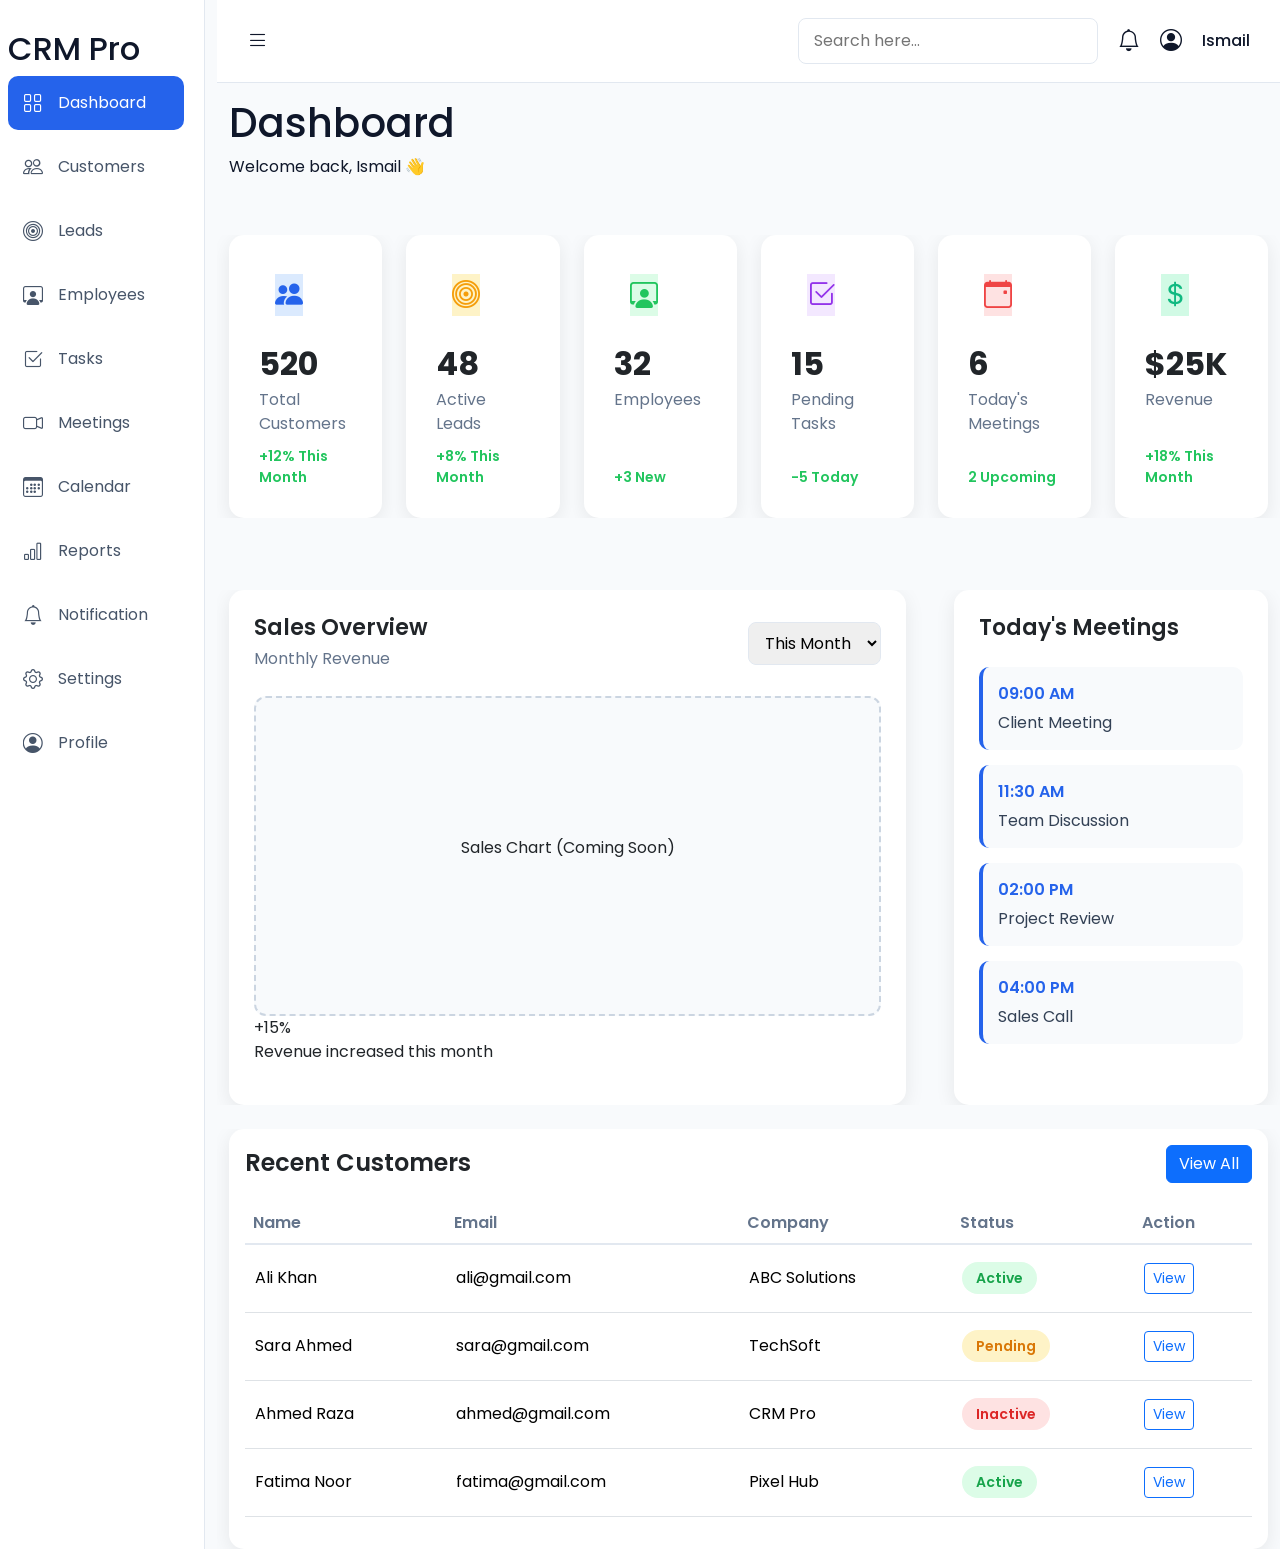
<file: index.html>
<!DOCTYPE html>
<html lang="en">

<head>
    <meta charset="UTF-8">
    <meta name="viewport" content="width=device-width, initial-scale=1.0">
    <title>Document</title>

    <!-- Booststrap icon -->
    <link rel="stylesheet" href="https://cdn.jsdelivr.net/npm/bootstrap-icons@1.13.1/font/bootstrap-icons.min.css">

    <!-- Bootstrap -->
    <link rel="stylesheet" href="https://cdn.jsdelivr.net/npm/bootstrap@5.3.8/dist/css/bootstrap.min.css">

    <!-- my css -->
    <link rel="stylesheet" href="CSS/style.css">


</head>

<body>

    <!-- SliderBar and Navbar -->
    <div class="container-fluid">

        <div class="row">

            <div class="col-lg-2 sidebar">

                <div class="side-bar-logo">
                    <h2>CRM Pro</h2>
                </div>

                <!-- sidebar navigation -->
                <ul class="sidebar-navigation">


                    <li>
                        <a href="index.html" class="active">
                            <i class="bi bi-grid "></i>
                            <span>Dashboard</span>
                        </a>

                    </li>

                    <li>
                        <a href="Pages/customer.html">
                            <i class="bi bi-people"></i>
                            <span>Customers</span>
                        </a>
                    </li>

                    <li>
                        <a href="Pages/leads.html">
                            <i class="bi bi-bullseye"></i>
                            <span>Leads</span>
                        </a>
                    </li>

                    <li>

                        <a href="Pages/employee.html">
                            <i class="bi bi-person-workspace"></i>
                            <span>Employees</span>
                        </a>


                    </li>

                    <li>

                        <a href="Pages/tasks.html">
                            <i class="bi bi-check2-square"></i>
                            <span>Tasks</span>
                        </a>

                    </li>

                    <li>

                        <a href="Pages/meeting.html">
                            <i class="bi bi-camera-video"></i>
                            <span>Meetings</span>
                        </a>

                    </li>

                    <li>
                        <a href="Pages/calender.html">
                            <i class="bi bi-calendar3"></i>
                            <span>Calendar</span>
                        </a>
                    </li>

                    <li>

                        </i> <a href="Pages/reports.html">
                            <i class="bi bi-bar-chart"></i>
                            <span>Reports</span>
                        </a>

                    </li>

                    <li>

                        <a href="Pages/notification.html">
                            <i class="bi bi-bell"></i>
                            <span>Notification</span>
                        </a>

                    </li>

                    <li>

                        <a href="Pages/setting.html">
                            <i class="bi bi-gear"></i>
                            <span>Settings</span>
                        </a>

                    </li>

                    <li>

                        <a href="Pages/profile.html">
                            <i class="bi bi-person-circle"></i>
                            <span>Profile</span>
                        </a>

                    </li>

                </ul>


            </div>


            <!-- Main Content -->
            <div class="col-lg-10 main-content">

                <!-- navbar -->
                <nav class="top-navbar">

                    <!-- toggle -->
                    <div class="navbar-left">
                        <i class="bi bi-list bell-icon"></i>
                    </div>


                    <div class="navbar-right">

                        <!-- Search Box -->
                        <input class="nav-search" type="search" placeholder="Search here...">

                        <!-- notification icon -->
                        <i class="bi bi-bell"></i>

                        <!-- profile -->
                        <i class="bi bi-person-circle"></i>
                        <span class="profile-name">Ismail</span>

                    </div>



                </nav>

                <main>

                    <div class="container">
                        <!-- header -->
                        <header class="mt-3">

                            <h1>Dashboard</h1>
                            <p>Welcome back, Ismail 👋</p>

                        </header>

                        <!-- stats section -->
                        <div class="row g-4 mt-3">

                            <!-- card 1 -->
                            <div class="col-6 col-lg-2">

                                <div class="card stats-card h-100">

                                    <div class="card-icon">
                                        <i class="bi bi-people-fill customer-icon"></i>
                                    </div>

                                    <h2 class="stats-number">
                                        520
                                    </h2>

                                    <p class="stats-title">
                                        Total Customers
                                    </p>

                                    <span class="stats-growth mt-auto">
                                        +12% This Month
                                    </span>

                                </div>

                            </div>

                            <!-- card 2 -->
                            <div class="col-6 col-lg-2">

                                <div class="card stats-card h-100">

                                    <div class="card-icon">
                                        <i class="bi bi-bullseye leads-icon"></i>
                                    </div>

                                    <h2 class="stats-number">48</h2>

                                    <p class="stats-title">Active Leads</p>

                                    <span class="stats-growth mt-auto">+8% This Month</span>

                                </div>

                            </div>

                            <!-- card 3 -->
                            <div class="col-6 col-lg-2">

                                <div class="card stats-card h-100">

                                    <div class="card-icon">
                                        <i class="bi bi-person-workspace employee-icon"></i>
                                    </div>

                                    <h2 class="stats-number">32</h2>

                                    <p class="stats-title">Employees</p>

                                    <span class="stats-growth mt-auto">+3 New</span>

                                </div>

                            </div>

                            <!-- card 4 -->
                            <div class="col-6 col-lg-2">

                                <div class="card stats-card h-100">

                                    <div class="card-icon">
                                        <i class="bi bi-check2-square task-icon"></i>
                                    </div>

                                    <h2 class="stats-number">15</h2>

                                    <p class="stats-title">Pending Tasks</p>

                                    <span class="stats-growth mt-auto">-5 Today</span>

                                </div>

                            </div>

                            <!-- card 5 -->
                            <div class="col-6 col-lg-2">

                                <div class="card stats-card h-100">

                                    <div class="card-icon">
                                        <i class="bi bi-calendar-event meeting-icon"></i>
                                    </div>

                                    <h2 class="stats-number">6</h2>

                                    <p class="stats-title">Today's Meetings</p>

                                    <span class="stats-growth mt-auto">2 Upcoming</span>

                                </div>

                            </div>

                            <!-- card 6 -->
                            <div class="col-6 col-lg-2">

                                <div class="card stats-card h-100">

                                    <div class="card-icon">
                                        <i class="bi bi-currency-dollar revenue-icon"></i>
                                    </div>

                                    <h2 class="stats-number">$25K</h2>

                                    <p class="stats-title">Revenue</p>

                                    <span class="stats-growth mt-auto">+18% This Month</span>

                                </div>

                            </div>

                        </div>



                        <!-- charts section -->

                        <div class="row g-5 mt-4">

                            <div class="col-lg-8">

                                <div class="card chart-card h-100">

                                    <div class="chart-header">

                                        <div>

                                            <h3>Sales Overview</h3>

                                            <p>Monthly Revenue</p>

                                        </div>

                                        <select>

                                            <option>This Month</option>
                                            <option>Last Month</option>
                                            <option>This Year</option>

                                        </select>

                                    </div>

                                    <!-- Dummy Chart -->

                                    <div class="chart-placeholder">
                                        <p>Sales Chart (Coming Soon)</p>
                                    </div>

                                    <div class="chart-footer">

                                        <span>+15%</span>

                                        <p>Revenue increased this month</p>

                                    </div>

                                </div>


                            </div>

                            <!-- Metting Card -->
                            <div class="col-lg-4">

                                <div class="card meeting-card h-100">

                                    <h3>Today's Meetings</h3>

                                    <ul>

                                        <li>
                                            <span class="meeting-time">09:00 AM</span>
                                            <span class="meeting-title">Client Meeting</span>
                                        </li>

                                        <li>
                                            <span class="meeting-time">11:30 AM</span>
                                            <span class="meeting-title">Team Discussion</span>
                                        </li>

                                        <li>
                                            <span class="meeting-time">02:00 PM</span>
                                            <span class="meeting-title">Project Review</span>
                                        </li>

                                        <li>
                                            <span class="meeting-time">04:00 PM</span>
                                            <span class="meeting-title">Sales Call</span>
                                        </li>

                                    </ul>

                                </div>


                            </div>

                        </div>



                        <!-- table section -->



                        <div class="row mt-4">

                            <div class="col-12">

                                <div class="card table-card">

                                    <div class="card-body">

                                        <div class="table-header">

                                            <h3>Recent Customers</h3>

                                            <button class="btn btn-primary">
                                                View All
                                            </button>

                                        </div>

                                        <div class="table-responsive">

                                            <table class="table table-hover align-middle">

                                                <thead>

                                                    <tr>

                                                        <th>Name</th>

                                                        <th>Email</th>

                                                        <th>Company</th>

                                                        <th>Status</th>

                                                        <th>Action</th>

                                                    </tr>

                                                </thead>

                                                <tbody>

                                                    <tr>

                                                        <td>Ali Khan</td>

                                                        <td>ali@gmail.com</td>

                                                        <td>ABC Solutions</td>

                                                        <td>
                                                            <span class="status active-status">
                                                                Active
                                                            </span>
                                                        </td>

                                                        <td>
                                                            <button class="btn btn-sm btn-outline-primary">
                                                                View
                                                            </button>
                                                        </td>

                                                    </tr>

                                                    <tr>

                                                        <td>Sara Ahmed</td>

                                                        <td>sara@gmail.com</td>

                                                        <td>TechSoft</td>

                                                        <td>
                                                            <span class="status pending-status">
                                                                Pending
                                                            </span>
                                                        </td>

                                                        <td>
                                                            <button class="btn btn-sm btn-outline-primary">
                                                                View
                                                            </button>
                                                        </td>

                                                    </tr>

                                                    <tr>

                                                        <td>Ahmed Raza</td>

                                                        <td>ahmed@gmail.com</td>

                                                        <td>CRM Pro</td>

                                                        <td>
                                                            <span class="status inactive-status">
                                                                Inactive
                                                            </span>
                                                        </td>

                                                        <td>
                                                            <button class="btn btn-sm btn-outline-primary">
                                                                View
                                                            </button>
                                                        </td>

                                                    </tr>

                                                    <tr>

                                                        <td>Fatima Noor</td>

                                                        <td>fatima@gmail.com</td>

                                                        <td>Pixel Hub</td>

                                                        <td>
                                                            <span class="status active-status">
                                                                Active
                                                            </span>
                                                        </td>

                                                        <td>
                                                            <button class="btn btn-sm btn-outline-primary">
                                                                View
                                                            </button>
                                                        </td>

                                                    </tr>

                                                </tbody>

                                            </table>

                                        </div>

                                    </div>

                                </div>

                            </div>

                        </div>

                    </div>

                </main>



            </div>




        </div>

    </div>











    <!-- Bootstrap js -->
    <script src="https://cdn.jsdelivr.net/npm/bootstrap@5.3.8/dist/js/bootstrap.bundle.min.js"></script>



</body>

</html>
</file>
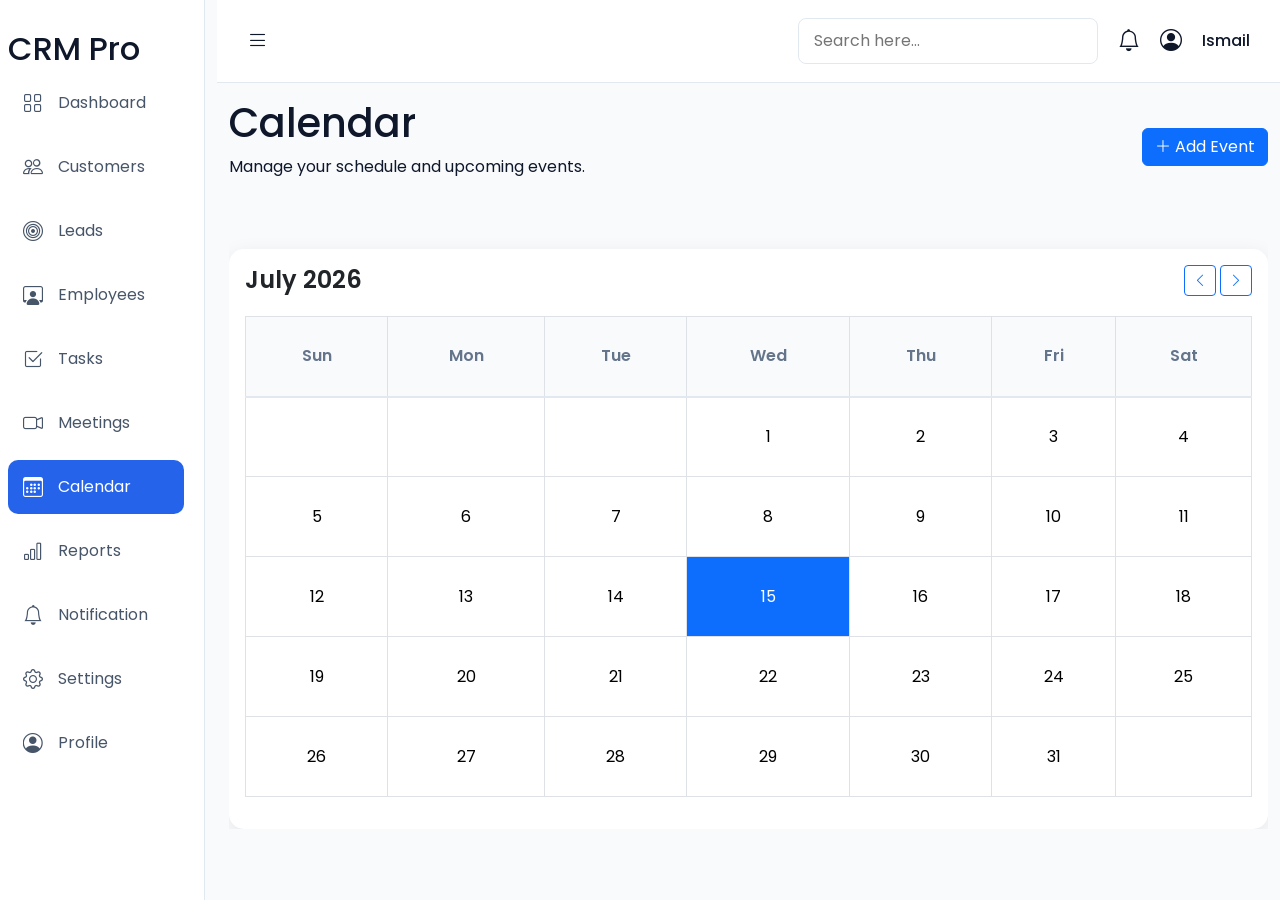
<file: Pages/calender.html>
<!DOCTYPE html>
<html lang="en">

<head>
    <meta charset="UTF-8">
    <meta name="viewport" content="width=device-width, initial-scale=1.0">
    <title>Document</title>

    <!-- Booststrap icon -->
    <link rel="stylesheet" href="https://cdn.jsdelivr.net/npm/bootstrap-icons@1.13.1/font/bootstrap-icons.min.css">

    <!-- Bootstrap -->
    <link rel="stylesheet" href="https://cdn.jsdelivr.net/npm/bootstrap@5.3.8/dist/css/bootstrap.min.css">

    <!-- my css -->
    <link rel="stylesheet" href="../CSS/style.css">


</head>

<body>

    <!-- SliderBar and -->
    <div class="container-fluid">

        <div class="row">

            <div class="col-lg-2 sidebar">

                <div class="side-bar-logo">
                    <h2>CRM Pro</h2>
                </div>

                <!-- sidebar navigation -->
                <ul class="sidebar-navigation">


                    <li>
                        <a href="../index.html">
                            <i class="bi bi-grid "></i>
                            <span>Dashboard</span>
                        </a>

                    </li>

                    <li>
                        <a href="customer.html">
                            <i class="bi bi-people"></i>
                            <span>Customers</span>
                        </a>
                    </li>

                    <li>
                        <a href="leads.html">
                            <i class="bi bi-bullseye"></i>
                            <span>Leads</span>
                        </a>
                    </li>

                    <li>

                        <a href="employee.html">
                            <i class="bi bi-person-workspace"></i>
                            <span>Employees</span>
                        </a>


                    </li>

                    <li>

                        <a href="tasks.html">
                            <i class="bi bi-check2-square"></i>
                            <span>Tasks</span>
                        </a>

                    </li>

                    <li>

                        <a href="meeting.html">
                            <i class="bi bi-camera-video"></i>
                            <span>Meetings</span>
                        </a>

                    </li>

                    <li>
                        <a href="calender.html" class="active">
                            <i class="bi bi-calendar3"></i>
                            <span>Calendar</span>
                        </a>
                    </li>

                    <li>

                        </i> <a href="reports.html">
                            <i class="bi bi-bar-chart"></i>
                            <span>Reports</span>
                        </a>

                    </li>

                    <li>

                        <a href="">
                            <i class="bi bi-bell"></i>
                            <span>Notification</span>
                        </a>

                    </li>

                    <li>

                        <a href="">
                            <i class="bi bi-gear"></i>
                            <span>Settings</span>
                        </a>

                    </li>

                    <li>

                        <a href="">
                            <i class="bi bi-person-circle"></i>
                            <span>Profile</span>
                        </a>

                    </li>

                </ul>


            </div>


            <!-- Main Content -->
            <div class="col-lg-10 main-content">

                <!-- navbar -->
                <nav class="top-navbar">

                    <!-- navbar left -->
                    <div class="navbar-left">
                        <i class="bi bi-list bell-icon"></i>
                    </div>

                    <!-- nav right -->
                    <div class="navbar-right">

                        <!-- Search Box -->
                        <input class="nav-search" type="search" placeholder="Search here...">

                        <!-- notification icon -->
                        <i class="bi bi-bell"></i>

                        <!-- profile -->
                        <i class="bi bi-person-circle"></i>
                        <span class="profile-name">Ismail</span>

                    </div>

                </nav>



                <!-- main  -->

                <div class="container">
                    <main>


                        <!-- Header -->
                        <header class="mt-3">

                            <div class="customer-header">

                                <div>
                                    <h1>Calendar</h1>
                                    <p>Manage your schedule and upcoming events.</p>
                                </div>

                                <button class="btn btn-primary">
                                    <i class="bi bi-plus-lg"></i>
                                    Add Event
                                </button>

                            </div>

                        </header>

                        <!-- Calendar Card -->
                        <div class="card table-card mt-4">

                            <div class="card-body">

                                <div class="table-header">
                                    <h3>July 2026</h3>

                                    <div>
                                        <button class="btn btn-outline-primary btn-sm">
                                            <i class="bi bi-chevron-left"></i>
                                        </button>

                                        <button class="btn btn-outline-primary btn-sm">
                                            <i class="bi bi-chevron-right"></i>
                                        </button>
                                    </div>
                                </div>

                                <table class="table table-bordered text-center align-middle">

                                    <thead>
                                        <tr>
                                            <th>Sun</th>
                                            <th>Mon</th>
                                            <th>Tue</th>
                                            <th>Wed</th>
                                            <th>Thu</th>
                                            <th>Fri</th>
                                            <th>Sat</th>
                                        </tr>
                                    </thead>

                                    <tbody>

                                        <tr>
                                            <td></td>
                                            <td></td>
                                            <td></td>
                                            <td>1</td>
                                            <td>2</td>
                                            <td>3</td>
                                            <td>4</td>
                                        </tr>

                                        <tr>
                                            <td>5</td>
                                            <td>6</td>
                                            <td>7</td>
                                            <td>8</td>
                                            <td>9</td>
                                            <td>10</td>
                                            <td>11</td>
                                        </tr>

                                        <tr>
                                            <td>12</td>
                                            <td>13</td>
                                            <td>14</td>
                                            <td class="bg-primary text-white">15</td>
                                            <td>16</td>
                                            <td>17</td>
                                            <td>18</td>
                                        </tr>

                                        <tr>
                                            <td>19</td>
                                            <td>20</td>
                                            <td>21</td>
                                            <td>22</td>
                                            <td>23</td>
                                            <td>24</td>
                                            <td>25</td>
                                        </tr>

                                        <tr>
                                            <td>26</td>
                                            <td>27</td>
                                            <td>28</td>
                                            <td>29</td>
                                            <td>30</td>
                                            <td>31</td>
                                            <td></td>
                                        </tr>

                                    </tbody>

                                </table>

                            </div>

                        </div>


                    </main>
                </div>



            </div>
        </div>
    </div>





    <!-- Bootstrap js -->
    <script src="https://cdn.jsdelivr.net/npm/bootstrap@5.3.8/dist/js/bootstrap.bundle.min.js"></script>

</body>

</html>
</file>
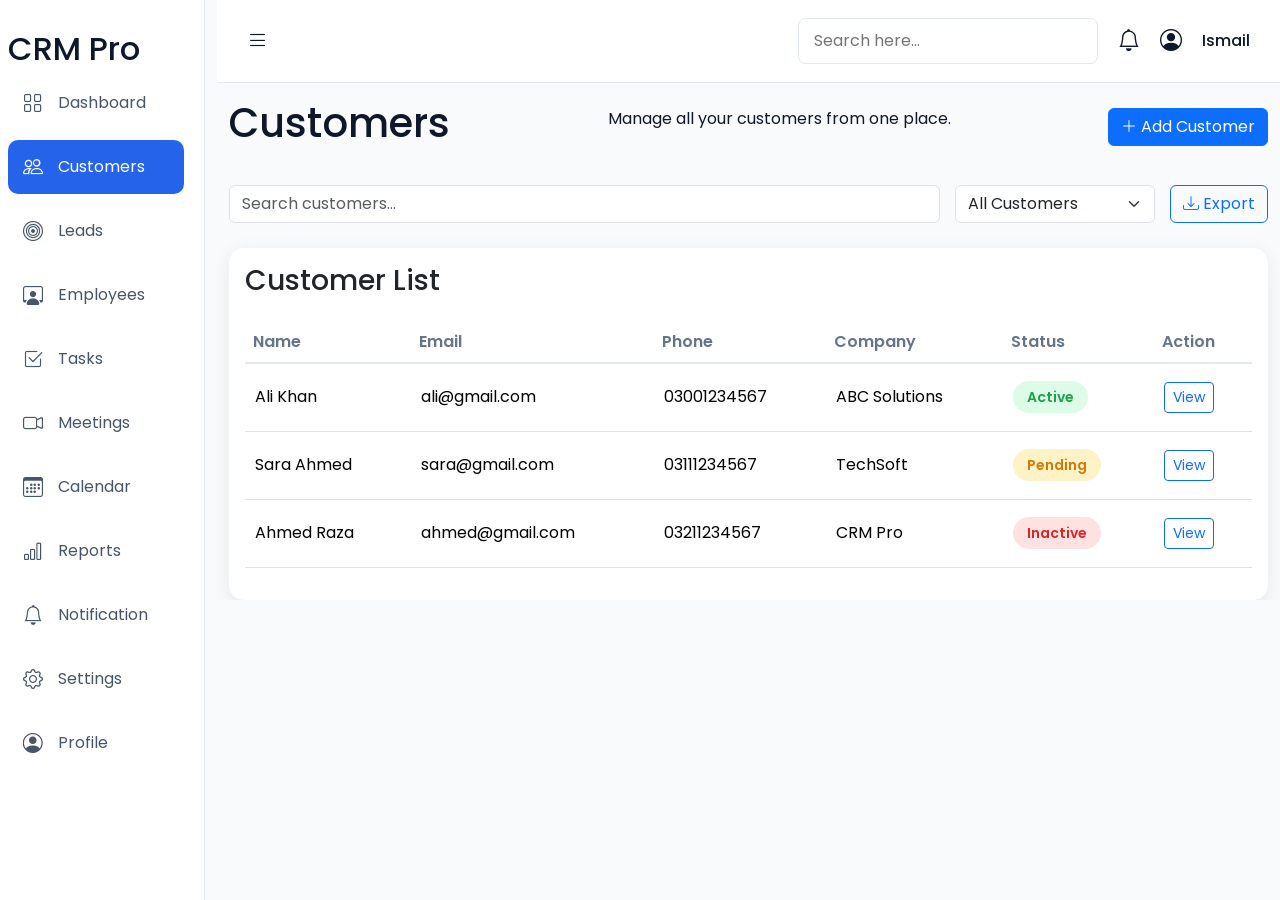
<file: Pages/customer.html>
<!DOCTYPE html>
<html lang="en">

<head>
    <meta charset="UTF-8">
    <meta name="viewport" content="width=device-width, initial-scale=1.0">
    <title>Document</title>

    <!-- Booststrap icon -->
    <link rel="stylesheet" href="https://cdn.jsdelivr.net/npm/bootstrap-icons@1.13.1/font/bootstrap-icons.min.css">

    <!-- Bootstrap -->
    <link rel="stylesheet" href="https://cdn.jsdelivr.net/npm/bootstrap@5.3.8/dist/css/bootstrap.min.css">

    <!-- my css -->
    <link rel="stylesheet" href="../CSS/style.css">


</head>

<body>

    <!-- SliderBar and -->
    <div class="container-fluid">

        <div class="row">

            <div class="col-lg-2 sidebar">

                <div class="side-bar-logo">
                    <h2>CRM Pro</h2>
                </div>

                <!-- sidebar navigation -->
                <ul class="sidebar-navigation">


                    <li>
                        <a href="../index.html">
                            <i class="bi bi-grid "></i>
                            <span>Dashboard</span>
                        </a>

                    </li>

                    <li>
                        <a href="customer.html" class="active">
                            <i class="bi bi-people"></i>
                            <span>Customers</span>
                        </a>
                    </li>

                    <li>
                        <a href="leads.html">
                            <i class="bi bi-bullseye"></i>
                            <span>Leads</span>
                        </a>
                    </li>

                    <li>

                        <a href="employee.html">
                            <i class="bi bi-person-workspace"></i>
                            <span>Employees</span>
                        </a>


                    </li>

                    <li>

                        <a href="tasks.html">
                            <i class="bi bi-check2-square"></i>
                            <span>Tasks</span>
                        </a>

                    </li>

                    <li>

                        <a href="meeting.html">
                            <i class="bi bi-camera-video"></i>
                            <span>Meetings</span>
                        </a>

                    </li>

                    <li>
                        <a href="calender.html">
                            <i class="bi bi-calendar3"></i>
                            <span>Calendar</span>
                        </a>
                    </li>

                    <li>

                        </i> <a href="reports.html">
                            <i class="bi bi-bar-chart"></i>
                            <span>Reports</span>
                        </a>

                    </li>

                    <li>

                        <a href="notification.html">
                            <i class="bi bi-bell"></i>
                            <span>Notification</span>
                        </a>

                    </li>

                    <li>

                        <a href="setting.html">
                            <i class="bi bi-gear"></i>
                            <span>Settings</span>
                        </a>

                    </li>

                    <li>

                        <a href="profile.html">
                            <i class="bi bi-person-circle"></i>
                            <span>Profile</span>
                        </a>

                    </li>

                </ul>


            </div>


            <!-- Main Content -->
            <div class="col-lg-10 main-content">

                <!-- navbar -->
                <nav class="top-navbar">

                    <!-- toggle -->
                    <div class="navbar-left">
                        <i class="bi bi-list bell-icon"></i>
                    </div>


                    <div class="navbar-right">

                        <!-- Search Box -->
                        <input class="nav-search" type="search" placeholder="Search here...">

                        <!-- notification icon -->
                        <i class="bi bi-bell"></i>

                        <!-- profile -->
                        <i class="bi bi-person-circle"></i>
                        <span class="profile-name">Ismail</span>

                    </div>



                </nav>



                <main>
                    <div class="container">

                        <!-- header -->
                        <header class="mt-3 customer-header">

                            <h1>Customers</h1>
                            <p>Manage all your customers from one place.</p>

                            <button class="btn btn-primary">
                                <i class="bi bi-plus-lg"></i>
                                Add Customer
                            </button>

                        </header>


                        <!-- Search & Filter -->
                        <div class="customer-toolbar">

                            <input type="search" class="form-control customer-search" placeholder="Search customers...">

                            <select class="form-select customer-filter">

                                <option>All Customers</option>
                                <option>Active</option>
                                <option>Inactive</option>

                            </select>

                            <button class="btn btn-outline-primary">
                                <i class="bi bi-download"></i>
                                Export
                            </button>

                        </div>





                        <!-- Customer Table -->
                        <div class="card table-card mt-4">

                            <div class="card-body">

                                <h3 class="mb-4">Customer List</h3>

                                <div class="table-responsive">

                                    <table class="table table-hover align-middle">

                                        <thead>

                                            <tr>

                                                <th>Name</th>

                                                <th>Email</th>

                                                <th>Phone</th>

                                                <th>Company</th>

                                                <th>Status</th>

                                                <th>Action</th>

                                            </tr>

                                        </thead>

                                        <tbody>

                                            <tr>

                                                <td>Ali Khan</td>

                                                <td>ali@gmail.com</td>

                                                <td>03001234567</td>

                                                <td>ABC Solutions</td>

                                                <td>
                                                    <span class="status active-status">
                                                        Active
                                                    </span>
                                                </td>

                                                <td>
                                                    <button class="btn btn-sm btn-outline-primary">
                                                        View
                                                    </button>
                                                </td>

                                            </tr>

                                            <tr>

                                                <td>Sara Ahmed</td>

                                                <td>sara@gmail.com</td>

                                                <td>03111234567</td>

                                                <td>TechSoft</td>

                                                <td>
                                                    <span class="status pending-status">
                                                        Pending
                                                    </span>
                                                </td>

                                                <td>
                                                    <button class="btn btn-sm btn-outline-primary">
                                                        View
                                                    </button>
                                                </td>

                                            </tr>

                                            <tr>

                                                <td>Ahmed Raza</td>

                                                <td>ahmed@gmail.com</td>

                                                <td>03211234567</td>

                                                <td>CRM Pro</td>

                                                <td>
                                                    <span class="status inactive-status">
                                                        Inactive
                                                    </span>
                                                </td>

                                                <td>
                                                    <button class="btn btn-sm btn-outline-primary">
                                                        View
                                                    </button>
                                                </td>

                                            </tr>

                                        </tbody>

                                    </table>

                                </div>

                            </div>

                        </div>

                    </div>







                </main>
            </div>





        </div>
    </div>
    </div>






    <!-- Bootstrap js -->
    <script src="https://cdn.jsdelivr.net/npm/bootstrap@5.3.8/dist/js/bootstrap.bundle.min.js"></script>

</body>

</html>
</file>
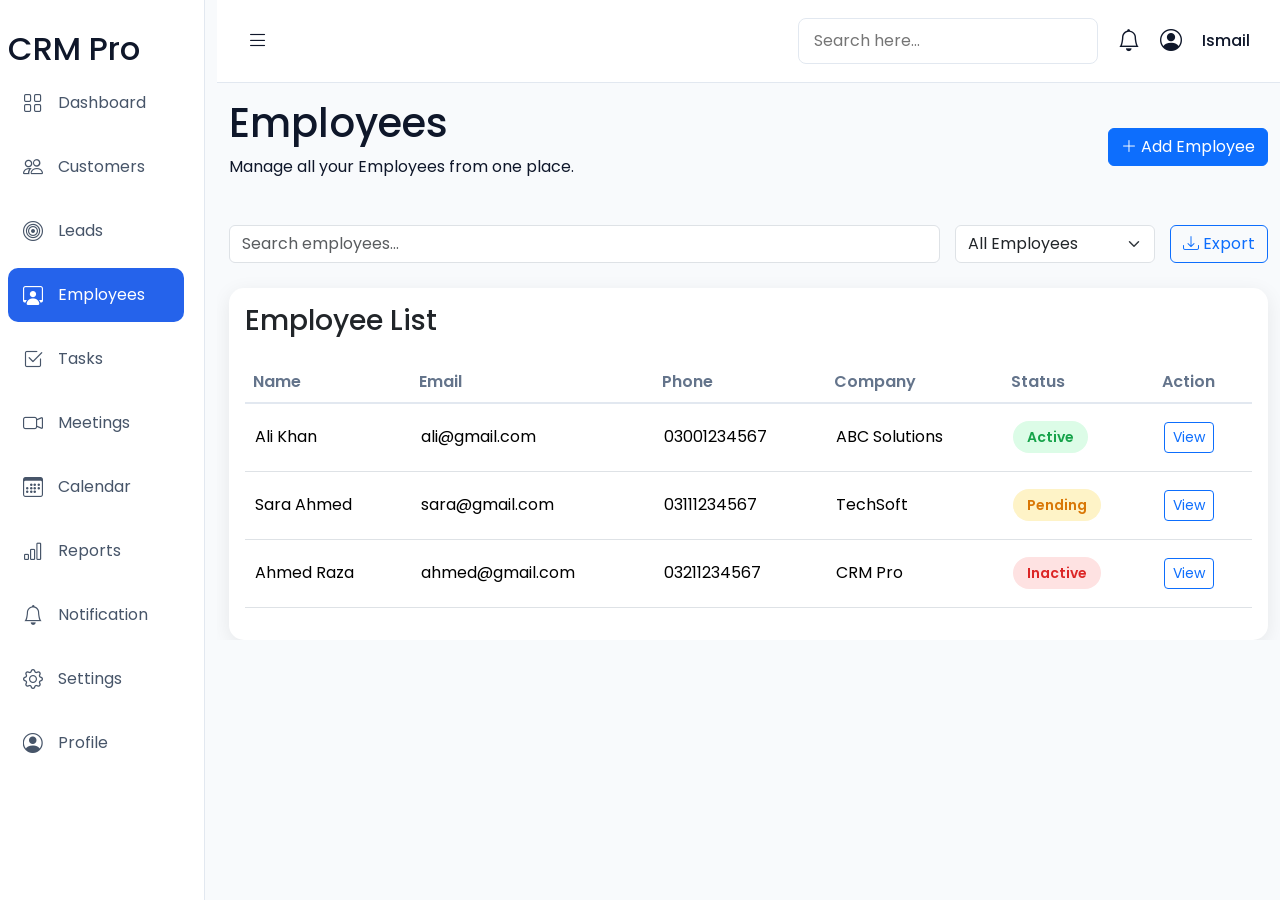
<file: Pages/employee.html>
<!DOCTYPE html>
<html lang="en">

<head>
    <meta charset="UTF-8">
    <meta name="viewport" content="width=device-width, initial-scale=1.0">
    <title>Document</title>

    <!-- Booststrap icon -->
    <link rel="stylesheet" href="https://cdn.jsdelivr.net/npm/bootstrap-icons@1.13.1/font/bootstrap-icons.min.css">

    <!-- Bootstrap -->
    <link rel="stylesheet" href="https://cdn.jsdelivr.net/npm/bootstrap@5.3.8/dist/css/bootstrap.min.css">

    <!-- my css -->
    <link rel="stylesheet" href="../CSS/style.css">


</head>

<body>

    <!-- SliderBar and -->
    <div class="container-fluid">

        <div class="row">

            <div class="col-lg-2 sidebar">

                <div class="side-bar-logo">
                    <h2>CRM Pro</h2>
                </div>

                <!-- sidebar navigation -->
                <ul class="sidebar-navigation">


                    <li>
                        <a href="../index.html">
                            <i class="bi bi-grid "></i>
                            <span>Dashboard</span>
                        </a>

                    </li>

                    <li>
                        <a href="customer.html">
                            <i class="bi bi-people"></i>
                            <span>Customers</span>
                        </a>
                    </li>

                    <li>
                        <a href="leads.html">
                            <i class="bi bi-bullseye"></i>
                            <span>Leads</span>
                        </a>
                    </li>

                    <li>

                        <a href="employee.html" class="active">
                            <i class="bi bi-person-workspace"></i>
                            <span>Employees</span>
                        </a>


                    </li>

                    <li>

                        <a href="tasks.html">
                            <i class="bi bi-check2-square"></i>
                            <span>Tasks</span>
                        </a>

                    </li>

                    <li>

                        <a href="meeting.html">
                            <i class="bi bi-camera-video"></i>
                            <span>Meetings</span>
                        </a>

                    </li>

                    <li>
                        <a href="calender.html">
                            <i class="bi bi-calendar3"></i>
                            <span>Calendar</span>
                        </a>
                    </li>

                    <li>

                        </i> <a href="reports.html">
                            <i class="bi bi-bar-chart"></i>
                            <span>Reports</span>
                        </a>

                    </li>

                    <li>

                        <a href="notification.html">
                            <i class="bi bi-bell"></i>
                            <span>Notification</span>
                        </a>

                    </li>

                    <li>

                        <a href="setting.html">
                            <i class="bi bi-gear"></i>
                            <span>Settings</span>
                        </a>

                    </li>

                    <li>

                        <a href="profile.html">
                            <i class="bi bi-person-circle"></i>
                            <span>Profile</span>
                        </a>

                    </li>

                </ul>


            </div>


            <!-- Main Content -->
            <div class="col-lg-10 main-content">

                <!-- navbar -->
                <nav class="top-navbar">

                    <!-- toggle -->
                    <div class="navbar-left">
                        <i class="bi bi-list bell-icon"></i>
                    </div>


                    <div class="navbar-right">

                        <!-- Search Box -->
                        <input class="nav-search" type="search" placeholder="Search here...">

                        <!-- notification icon -->
                        <i class="bi bi-bell"></i>

                        <!-- profile -->
                        <i class="bi bi-person-circle"></i>
                        <span class="profile-name">Ismail</span>

                    </div>



                </nav>



                <main>
                    <div class="container">

                        <!-- header -->
                        <header class="mt-3 customer-header">

                            <div>
                                <h1>Employees</h1>
                                <p>Manage all your Employees from one place.</p>
                            </div>

                            <button class="btn btn-primary">
                                <i class="bi bi-plus-lg"></i>
                                Add Employee
                            </button>


                        </header>


                        <!-- Search & Filter -->
                        <div class="customer-toolbar">

                            <input type="search" class="form-control customer-search" placeholder="Search employees...">

                            <select class="form-select customer-filter">

                                <option>All Employees</option>
                                <option>Active</option>
                                <option>Inactive</option>

                            </select>

                            <button class="btn btn-outline-primary">
                                <i class="bi bi-download"></i>
                                Export
                            </button>

                        </div>





                        <!-- Customer Table -->
                        <div class="card table-card mt-4">

                            <div class="card-body">

                                <h3 class="mb-4">Employee List</h3>

                                <div class="table-responsive">

                                    <table class="table table-hover align-middle">

                                        <thead>

                                            <tr>

                                                <th>Name</th>

                                                <th>Email</th>

                                                <th>Phone</th>

                                                <th>Company</th>

                                                <th>Status</th>

                                                <th>Action</th>

                                            </tr>

                                        </thead>

                                        <tbody>

                                            <tr>

                                                <td>Ali Khan</td>

                                                <td>ali@gmail.com</td>

                                                <td>03001234567</td>

                                                <td>ABC Solutions</td>

                                                <td>
                                                    <span class="status active-status">
                                                        Active
                                                    </span>
                                                </td>

                                                <td>
                                                    <button class="btn btn-sm btn-outline-primary">
                                                        View
                                                    </button>
                                                </td>

                                            </tr>

                                            <tr>

                                                <td>Sara Ahmed</td>

                                                <td>sara@gmail.com</td>

                                                <td>03111234567</td>

                                                <td>TechSoft</td>

                                                <td>
                                                    <span class="status pending-status">
                                                        Pending
                                                    </span>
                                                </td>

                                                <td>
                                                    <button class="btn btn-sm btn-outline-primary">
                                                        View
                                                    </button>
                                                </td>

                                            </tr>

                                            <tr>

                                                <td>Ahmed Raza</td>

                                                <td>ahmed@gmail.com</td>

                                                <td>03211234567</td>

                                                <td>CRM Pro</td>

                                                <td>
                                                    <span class="status inactive-status">
                                                        Inactive
                                                    </span>
                                                </td>

                                                <td>
                                                    <button class="btn btn-sm btn-outline-primary">
                                                        View
                                                    </button>
                                                </td>

                                            </tr>

                                        </tbody>

                                    </table>

                                </div>

                            </div>

                        </div>

                    </div>







                </main>
            </div>





        </div>
    </div>
    </div>






    <!-- Bootstrap js -->
    <script src="https://cdn.jsdelivr.net/npm/bootstrap@5.3.8/dist/js/bootstrap.bundle.min.js"></script>

</body>

</html>
</file>
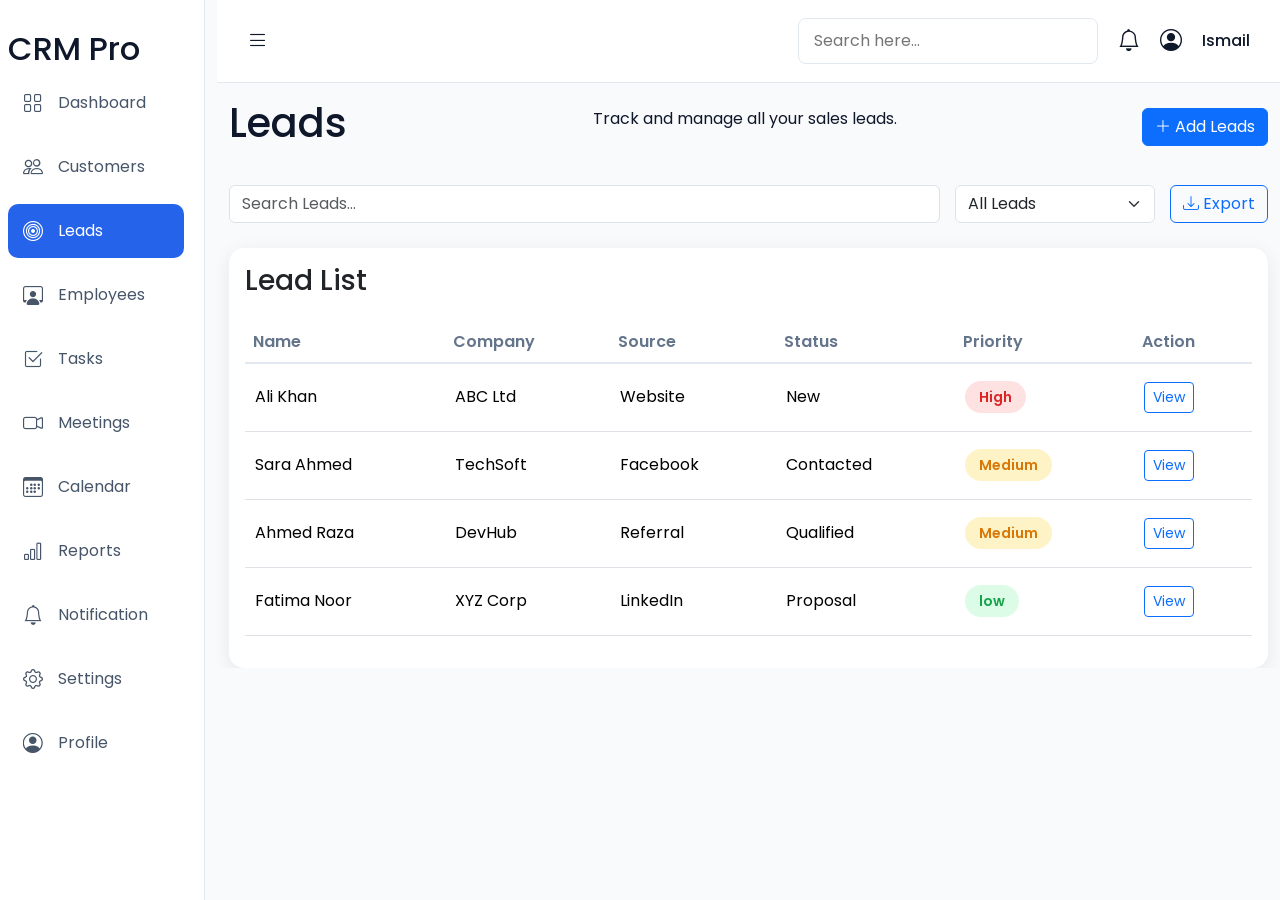
<file: Pages/leads.html>
<!DOCTYPE html>
<html lang="en">

<head>
    <meta charset="UTF-8">
    <meta name="viewport" content="width=device-width, initial-scale=1.0">
    <title>Document</title>

    <!-- Booststrap icon -->
    <link rel="stylesheet" href="https://cdn.jsdelivr.net/npm/bootstrap-icons@1.13.1/font/bootstrap-icons.min.css">

    <!-- Bootstrap -->
    <link rel="stylesheet" href="https://cdn.jsdelivr.net/npm/bootstrap@5.3.8/dist/css/bootstrap.min.css">

    <!-- my css -->
    <link rel="stylesheet" href="../CSS/style.css">


</head>

<body>

    <!-- SliderBar-->
    <div class="container-fluid">

        <div class="row">

            <div class="col-lg-2 sidebar">

                <div class="side-bar-logo">
                    <h2>CRM Pro</h2>
                </div>

                <!-- sidebar navigation -->
                <ul class="sidebar-navigation">


                    <li>
                        <a href="../index.html">
                            <i class="bi bi-grid "></i>
                            <span>Dashboard</span>
                        </a>

                    </li>

                    <li>
                        <a href="customer.html">
                            <i class="bi bi-people"></i>
                            <span>Customers</span>
                        </a>
                    </li>

                    <li>
                        <a href="leads.html" class="active">
                            <i class="bi bi-bullseye"></i>
                            <span>Leads</span>
                        </a>
                    </li>

                    <li>

                        <a href="employee.html">
                            <i class="bi bi-person-workspace"></i>
                            <span>Employees</span>
                        </a>


                    </li>

                    <li>

                        <a href="tasks.html">
                            <i class="bi bi-check2-square"></i>
                            <span>Tasks</span>
                        </a>

                    </li>

                    <li>

                        <a href="meeting.html">
                            <i class="bi bi-camera-video"></i>
                            <span>Meetings</span>
                        </a>

                    </li>

                    <li>
                        <a href="calender.html">
                            <i class="bi bi-calendar3"></i>
                            <span>Calendar</span>
                        </a>
                    </li>

                    <li>

                        </i> <a href="reports.html">
                            <i class="bi bi-bar-chart"></i>
                            <span>Reports</span>
                        </a>

                    </li>

                    <li>

                        <a href="notification.html">
                            <i class="bi bi-bell"></i>
                            <span>Notification</span>
                        </a>

                    </li>

                    <li>

                        <a href="setting.html">
                            <i class="bi bi-gear"></i>
                            <span>Settings</span>
                        </a>

                    </li>

                    <li>

                        <a href="profile.html">
                            <i class="bi bi-person-circle"></i>
                            <span>Profile</span>
                        </a>

                    </li>

                </ul>


            </div>


            <!-- Main Content -->
            <div class="col-lg-10 main-content">

                <!-- navbar -->
                <nav class="top-navbar">

                    <!-- toggle -->
                    <div class="navbar-left">
                        <i class="bi bi-list bell-icon"></i>
                    </div>


                    <div class="navbar-right">

                        <!-- Search Box -->
                        <input class="nav-search" type="search" placeholder="Search here...">

                        <!-- notification icon -->
                        <i class="bi bi-bell"></i>

                        <!-- profile -->
                        <i class="bi bi-person-circle"></i>
                        <span class="profile-name">Ismail</span>

                    </div>



                </nav>



                <main>
                    <div class="container">

                        <!-- header -->
                        <header class="mt-3 customer-header">

                            <h1>Leads</h1>
                            <p>Track and manage all your sales leads.</p>

                            <button class="btn btn-primary">
                                <i class="bi bi-plus-lg"></i>
                                Add Leads
                            </button>

                        </header>


                        <!-- Search & Filter -->
                        <div class="customer-toolbar">

                            <input type="search" class="form-control customer-search" placeholder="Search Leads...">

                            <select class="form-select customer-filter">

                                <option>All Leads</option>
                                <option>Active</option>
                                <option>Inactive</option>

                            </select>

                            <button class="btn btn-outline-primary">
                                <i class="bi bi-download"></i>
                                Export
                            </button>

                        </div>





                        <!-- Leads Table -->
                        <div class="card table-card mt-4">

                            <div class="card-body">

                                <h3 class="mb-4">Lead List</h3>

                                <div class="table-responsive">

                                    <table class="table table-hover align-middle">

                                        <thead>

                                            <tr>

                                                <th>Name</th>

                                                <th>Company</th>

                                                <th>Source</th>

                                                <th>Status</th>

                                                <th>Priority</th>

                                                <th>Action</th>

                                            </tr>

                                        </thead>

                                        <tbody>

                                            <tr>

                                                <td>Ali Khan</td>

                                                <td>ABC Ltd</td>

                                                <td>Website</td>

                                                <td>New</td>

                                                <td>
                                                    <span class="status high-priority">High</span>
                                                </td>



                                                <td>
                                                    <button class="btn btn-sm btn-outline-primary">
                                                        View
                                                    </button>
                                                </td>

                                            </tr>

                                            <tr>

                                                <td>Sara Ahmed</td>

                                                <td>TechSoft</td>

                                                <td>Facebook</td>

                                                <td>Contacted</td>

                                                <td>
                                                    <span class="status medium-priority">Medium</span>
                                                </td>


                                                <td>
                                                    <button class="btn btn-sm btn-outline-primary">
                                                        View
                                                    </button>
                                                </td>

                                            </tr>

                                            <tr>

                                                <td>Ahmed Raza</td>

                                                <td>DevHub</td>

                                                <td>Referral</td>

                                                <td>Qualified</td>

                                                <td>
                                                    <span class="status medium-priority">Medium</span>

                                                </td>


                                                <td>
                                                    <button class="btn btn-sm btn-outline-primary">
                                                        View
                                                    </button>
                                                </td>

                                            </tr>



                                            <tr>

                                                <td>Fatima Noor</td>

                                                <td>XYZ Corp</td>

                                                <td>LinkedIn</td>

                                                <td>Proposal</td>

                                                <td>
                                                    <span class="status low-priority">low</span>

                                                </td>



                                                <td>
                                                    <button class="btn btn-sm btn-outline-primary">
                                                        View
                                                    </button>
                                                </td>

                                            </tr>


                                        </tbody>

                                    </table>

                                </div>

                            </div>

                        </div>

                    </div>







                </main>
            </div>





        </div>
    </div>







    <!-- Bootstrap js -->
    <script src="https://cdn.jsdelivr.net/npm/bootstrap@5.3.8/dist/js/bootstrap.bundle.min.js"></script>

</body>

</html>
</file>
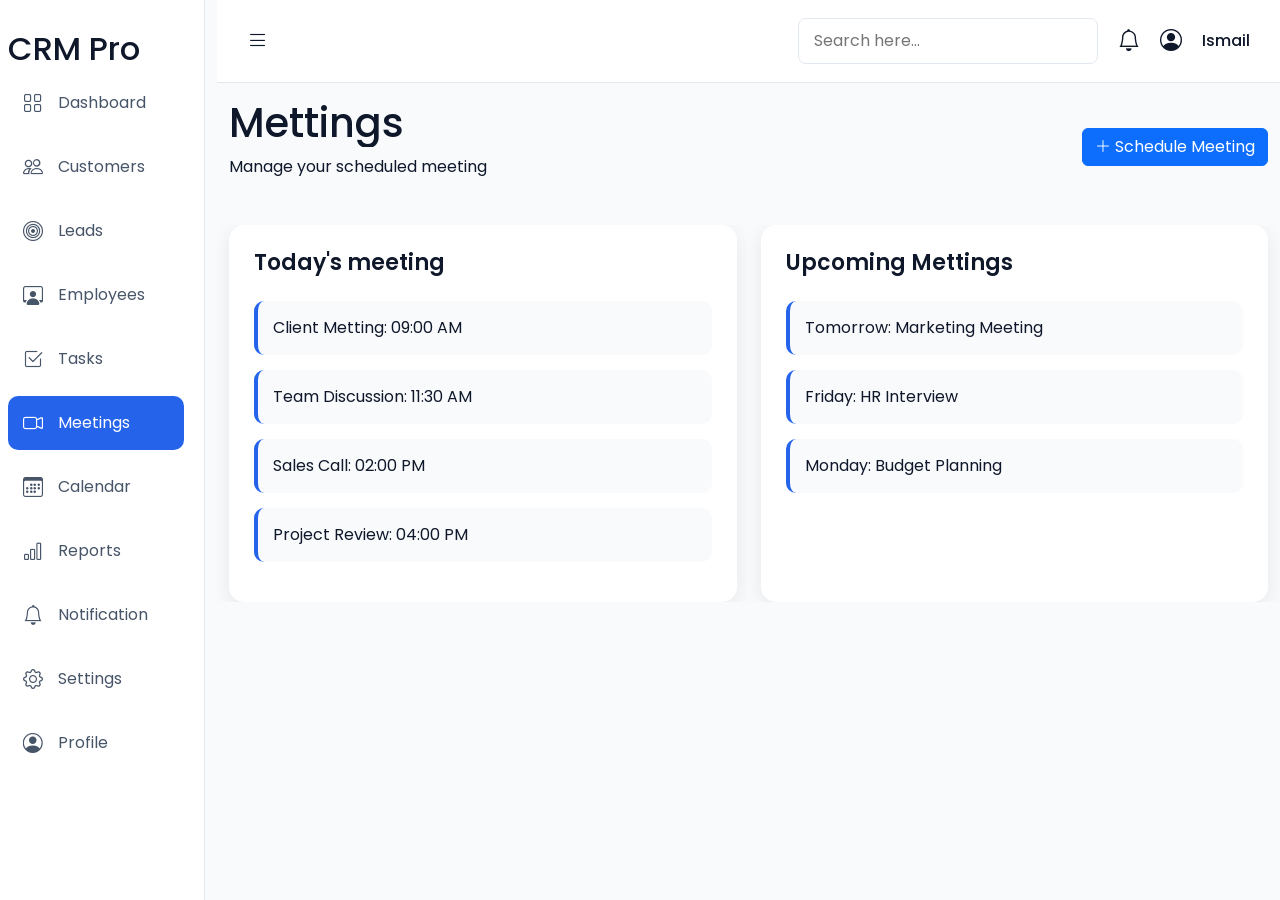
<file: Pages/meeting.html>
<!DOCTYPE html>
<html lang="en">

<head>
    <meta charset="UTF-8">
    <meta name="viewport" content="width=device-width, initial-scale=1.0">
    <title>Document</title>

    <!-- Booststrap icon -->
    <link rel="stylesheet" href="https://cdn.jsdelivr.net/npm/bootstrap-icons@1.13.1/font/bootstrap-icons.min.css">

    <!-- Bootstrap -->
    <link rel="stylesheet" href="https://cdn.jsdelivr.net/npm/bootstrap@5.3.8/dist/css/bootstrap.min.css">

    <!-- my css -->
    <link rel="stylesheet" href="../CSS/style.css">


</head>

<body>

    <!-- SliderBar-->
    <div class="container-fluid">

        <div class="row">

            <div class="col-lg-2 sidebar">

                <div class="side-bar-logo">
                    <h2>CRM Pro</h2>
                </div>

                <!-- sidebar navigation -->
                <ul class="sidebar-navigation">


                    <li>
                        <a href="../index.html">
                            <i class="bi bi-grid "></i>
                            <span>Dashboard</span>
                        </a>

                    </li>

                    <li>
                        <a href="customer.html">
                            <i class="bi bi-people"></i>
                            <span>Customers</span>
                        </a>
                    </li>

                    <li>
                        <a href="leads.html">
                            <i class="bi bi-bullseye"></i>
                            <span>Leads</span>
                        </a>
                    </li>

                    <li>

                        <a href="employee.html">
                            <i class="bi bi-person-workspace"></i>
                            <span>Employees</span>
                        </a>


                    </li>

                    <li>

                        <a href="tasks.html">
                            <i class="bi bi-check2-square"></i>
                            <span>Tasks</span>
                        </a>

                    </li>

                    <li>

                        <a href="meeting.html" class="active">
                            <i class="bi bi-camera-video"></i>
                            <span>Meetings</span>
                        </a>

                    </li>

                    <li>
                        <a href="calender.html">
                            <i class="bi bi-calendar3"></i>
                            <span>Calendar</span>
                        </a>
                    </li>

                    <li>

                        </i> <a href="reports.html">
                            <i class="bi bi-bar-chart"></i>
                            <span>Reports</span>
                        </a>

                    </li>

                    <li>

                        <a href="notification.html">
                            <i class="bi bi-bell"></i>
                            <span>Notification</span>
                        </a>

                    </li>

                    <li>

                        <a href="setting.html">
                            <i class="bi bi-gear"></i>
                            <span>Settings</span>
                        </a>

                    </li>

                    <li>

                        <a href="profile.html">
                            <i class="bi bi-person-circle"></i>
                            <span>Profile</span>
                        </a>

                    </li>

                </ul>


            </div>





            <!-- Main Content -->
            <div class="col-lg-10 main-content">

                <!-- navbar -->
                <nav class="top-navbar">

                    <!-- toggle -->
                    <div class="navbar-left">
                        <i class="bi bi-list bell-icon"></i>
                    </div>


                    <div class="navbar-right">

                        <!-- Search Box -->
                        <input class="nav-search" type="search" placeholder="Search here...">

                        <!-- notification icon -->
                        <i class="bi bi-bell"></i>

                        <!-- profile -->
                        <i class="bi bi-person-circle"></i>
                        <span class="profile-name">Ismail</span>

                    </div>



                </nav>


                <!-- main section -->
                <main>

                    <div class="container">
                        
                        <!-- header -->
                        <header class="mt-3 customer-header">

                            <div>

                                <h1>Mettings</h1>
                                <p>Manage your scheduled meeting</p>
                            </div>

                            <button class="btn btn-primary">
                                <i class="bi bi-plus-lg"></i>
                                Schedule Meeting
                            </button>

                        </header>


                        <!-- cards -->
                        <div class="row">
                            <div class="col-lg-6">

                                <div class="meeting-card">

                                    <h3>Today's meeting</h3>

                                    <ul>
                                        <li>Client Metting: 09:00 AM</li>
                                        <li>Team Discussion: 11:30 AM</li>
                                        <li>Sales Call: 02:00 PM</li>
                                        <li>Project Review: 04:00 PM</li>
                                    </ul>

                                </div>

                            </div>


                            <!-- upcoming card -->
                            <div class="col-lg-6">

                                <div class="meeting-card">

                                    <h3>Upcoming Mettings</h3>

                                    <ul>

                                        <li>Tomorrow: Marketing Meeting</li>
                                        <li>Friday: HR Interview</li>
                                        <li>Monday: Budget Planning</li>

                                    </ul>

                                </div>





                            </div>



                        </div>





                    </div>
                </main>



                
            </div>
        </div>

    </div>


    <!-- Bootstrap js -->
    <script src="https://cdn.jsdelivr.net/npm/bootstrap@5.3.8/dist/js/bootstrap.bundle.min.js"></script>

</body>

</html>
</file>
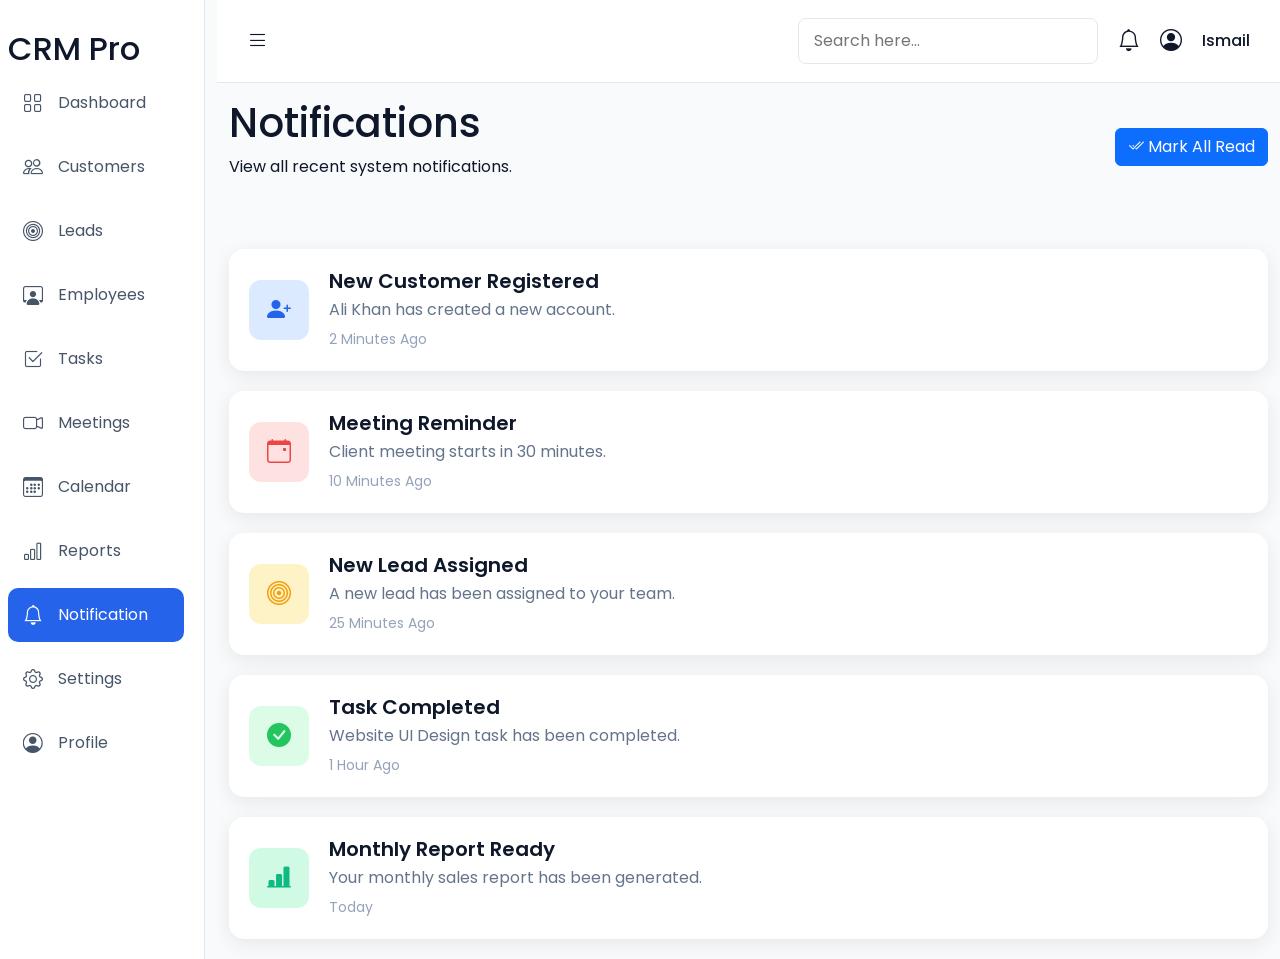
<file: Pages/notification.html>
<!DOCTYPE html>
<html lang="en">

<head>
    <meta charset="UTF-8">
    <meta name="viewport" content="width=device-width, initial-scale=1.0">
    <title>Document</title>

    <!-- Booststrap icon -->
    <link rel="stylesheet" href="https://cdn.jsdelivr.net/npm/bootstrap-icons@1.13.1/font/bootstrap-icons.min.css">

    <!-- Bootstrap -->
    <link rel="stylesheet" href="https://cdn.jsdelivr.net/npm/bootstrap@5.3.8/dist/css/bootstrap.min.css">

    <!-- my css -->
    <link rel="stylesheet" href="../CSS/style.css">


</head>

<body>

    <!-- SliderBar and -->
    <div class="container-fluid">

        <div class="row">

            <div class="col-lg-2 sidebar">

                <div class="side-bar-logo">
                    <h2>CRM Pro</h2>
                </div>

                <!-- sidebar navigation -->
                <ul class="sidebar-navigation">


                    <li>
                        <a href="../index.html">
                            <i class="bi bi-grid "></i>
                            <span>Dashboard</span>
                        </a>

                    </li>

                    <li>
                        <a href="customer.html">
                            <i class="bi bi-people"></i>
                            <span>Customers</span>
                        </a>
                    </li>

                    <li>
                        <a href="leads.html">
                            <i class="bi bi-bullseye"></i>
                            <span>Leads</span>
                        </a>
                    </li>

                    <li>

                        <a href="employee.html">
                            <i class="bi bi-person-workspace"></i>
                            <span>Employees</span>
                        </a>


                    </li>

                    <li>

                        <a href="tasks.html">
                            <i class="bi bi-check2-square"></i>
                            <span>Tasks</span>
                        </a>

                    </li>

                    <li>

                        <a href="meeting.html">
                            <i class="bi bi-camera-video"></i>
                            <span>Meetings</span>
                        </a>

                    </li>

                    <li>
                        <a href="calender.html">
                            <i class="bi bi-calendar3"></i>
                            <span>Calendar</span>
                        </a>
                    </li>

                    <li>

                        </i> <a href="reports.html">
                            <i class="bi bi-bar-chart"></i>
                            <span>Reports</span>
                        </a>

                    </li>

                    <li>

                        <a href="notification.html" class="active">
                            <i class="bi bi-bell"></i>
                            <span>Notification</span>
                        </a>

                    </li>

                    <li>

                        <a href="setting.html">
                            <i class="bi bi-gear"></i>
                            <span>Settings</span>
                        </a>

                    </li>

                    <li>

                        <a href="profile.html">
                            <i class="bi bi-person-circle"></i>
                            <span>Profile</span>
                        </a>

                    </li>

                </ul>


            </div>


            <!-- Main Content -->
            <div class="col-lg-10 main-content">

                <!-- navbar -->
                <nav class="top-navbar">

                    <!-- navbar left -->
                    <div class="navbar-left">
                        <i class="bi bi-list bell-icon"></i>
                    </div>

                    <!-- nav right -->
                    <div class="navbar-right">

                        <!-- Search Box -->
                        <input class="nav-search" type="search" placeholder="Search here...">

                        <!-- notification icon -->
                        <i class="bi bi-bell"></i>

                        <!-- profile -->
                        <i class="bi bi-person-circle"></i>
                        <span class="profile-name">Ismail</span>

                    </div>

                </nav>


                <!-- main -->
                <main>

                    <div class="container">

                        <!-- Header -->
                        <header class="mt-3">

                            <div class="customer-header">

                                <div>
                                    <h1>Notifications</h1>
                                    <p>View all recent system notifications.</p>
                                </div>

                                <button class="btn btn-primary">
                                    <i class="bi bi-check2-all"></i>
                                    Mark All Read
                                </button>

                            </div>

                        </header>

                        <!-- Notifications -->

                        <div class="notification-card mt-4">

                            <div class="notification-icon customer-icon">
                                <i class="bi bi-person-plus-fill"></i>
                            </div>

                            <div class="notification-content">
                                <h5>New Customer Registered</h5>
                                <p>Ali Khan has created a new account.</p>
                                <small>2 Minutes Ago</small>
                            </div>

                        </div>

                        <div class="notification-card">

                            <div class="notification-icon meeting-icon">
                                <i class="bi bi-calendar-event"></i>
                            </div>

                            <div class="notification-content">
                                <h5>Meeting Reminder</h5>
                                <p>Client meeting starts in 30 minutes.</p>
                                <small>10 Minutes Ago</small>
                            </div>

                        </div>

                        <div class="notification-card">

                            <div class="notification-icon leads-icon">
                                <i class="bi bi-bullseye"></i>
                            </div>

                            <div class="notification-content">
                                <h5>New Lead Assigned</h5>
                                <p>A new lead has been assigned to your team.</p>
                                <small>25 Minutes Ago</small>
                            </div>

                        </div>

                        <div class="notification-card">

                            <div class="notification-icon employee-icon">
                                <i class="bi bi-check-circle-fill"></i>
                            </div>

                            <div class="notification-content">
                                <h5>Task Completed</h5>
                                <p>Website UI Design task has been completed.</p>
                                <small>1 Hour Ago</small>
                            </div>

                        </div>

                        <div class="notification-card">

                            <div class="notification-icon revenue-icon">
                                <i class="bi bi-bar-chart-line-fill"></i>
                            </div>

                            <div class="notification-content">
                                <h5>Monthly Report Ready</h5>
                                <p>Your monthly sales report has been generated.</p>
                                <small>Today</small>
                            </div>

                        </div>

                    </div>



                </main>


            </div>
        </div>
    </div>





    <!-- Bootstrap js -->
    <script src="https://cdn.jsdelivr.net/npm/bootstrap@5.3.8/dist/js/bootstrap.bundle.min.js"></script>

</body>

</html>
</file>
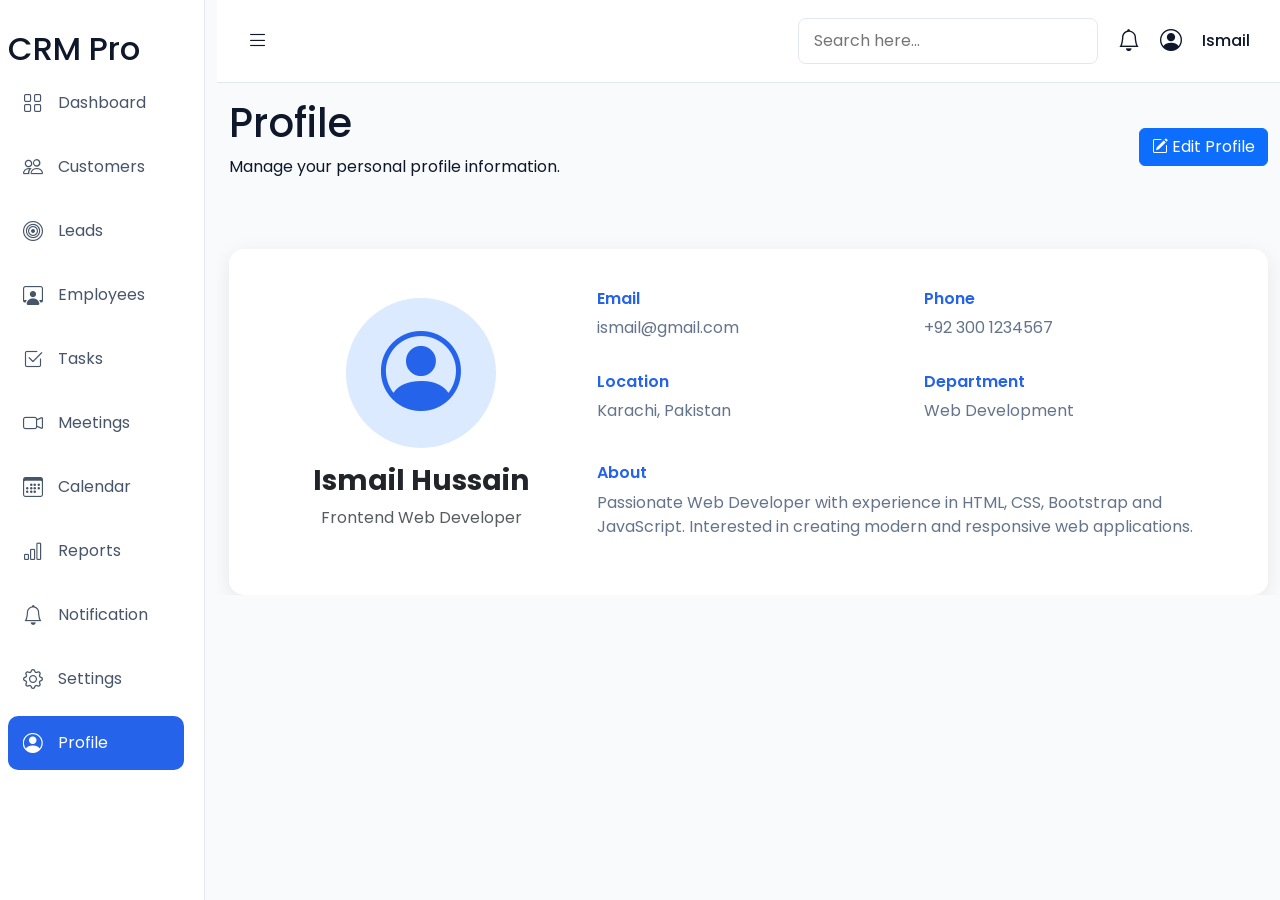
<file: Pages/profile.html>
<!DOCTYPE html>
<html lang="en">

<head>
    <meta charset="UTF-8">
    <meta name="viewport" content="width=device-width, initial-scale=1.0">
    <title>Document</title>

    <!-- Booststrap icon -->
    <link rel="stylesheet" href="https://cdn.jsdelivr.net/npm/bootstrap-icons@1.13.1/font/bootstrap-icons.min.css">

    <!-- Bootstrap -->
    <link rel="stylesheet" href="https://cdn.jsdelivr.net/npm/bootstrap@5.3.8/dist/css/bootstrap.min.css">

    <!-- my css -->
    <link rel="stylesheet" href="../CSS/style.css">


</head>

<body>

    <!-- SliderBar and -->
    <div class="container-fluid">

        <div class="row">

            <div class="col-lg-2 sidebar">

                <div class="side-bar-logo">
                    <h2>CRM Pro</h2>
                </div>

                <!-- sidebar navigation -->
                <ul class="sidebar-navigation">


                    <li>
                        <a href="../index.html">
                            <i class="bi bi-grid "></i>
                            <span>Dashboard</span>
                        </a>

                    </li>

                    <li>
                        <a href="customer.html">
                            <i class="bi bi-people"></i>
                            <span>Customers</span>
                        </a>
                    </li>

                    <li>
                        <a href="leads.html">
                            <i class="bi bi-bullseye"></i>
                            <span>Leads</span>
                        </a>
                    </li>

                    <li>

                        <a href="employee.html">
                            <i class="bi bi-person-workspace"></i>
                            <span>Employees</span>
                        </a>


                    </li>

                    <li>

                        <a href="tasks.html">
                            <i class="bi bi-check2-square"></i>
                            <span>Tasks</span>
                        </a>

                    </li>

                    <li>

                        <a href="meeting.html">
                            <i class="bi bi-camera-video"></i>
                            <span>Meetings</span>
                        </a>

                    </li>

                    <li>
                        <a href="calender.html">
                            <i class="bi bi-calendar3"></i>
                            <span>Calendar</span>
                        </a>
                    </li>

                    <li>

                        </i> <a href="reports.html">
                            <i class="bi bi-bar-chart"></i>
                            <span>Reports</span>
                        </a>

                    </li>

                    <li>

                        <a href="notification.html">
                            <i class="bi bi-bell"></i>
                            <span>Notification</span>
                        </a>

                    </li>

                    <li>

                        <a href="setting.html">
                            <i class="bi bi-gear"></i>
                            <span>Settings</span>
                        </a>

                    </li>

                    <li>

                        <a href="profile.html" class="active">
                            <i class="bi bi-person-circle"></i>
                            <span>Profile</span>
                        </a>

                    </li>

                </ul>


            </div>


            <!-- Main Content -->
            <div class="col-lg-10 main-content">

                <!-- navbar -->
                <nav class="top-navbar">

                    <!-- navbar left -->
                    <div class="navbar-left">
                        <i class="bi bi-list bell-icon"></i>
                    </div>

                    <!-- nav right -->
                    <div class="navbar-right">

                        <!-- Search Box -->
                        <input class="nav-search" type="search" placeholder="Search here...">

                        <!-- notification icon -->
                        <i class="bi bi-bell"></i>

                        <!-- profile -->
                        <i class="bi bi-person-circle"></i>
                        <span class="profile-name">Ismail</span>

                    </div>

                </nav>


                <!-- main -->
                <main>

                    <div class="container">

                        <!-- Header -->
                        <header class="mt-3">

                            <div class="customer-header">

                                <div>
                                    <h1>Profile</h1>
                                    <p>Manage your personal profile information.</p>
                                </div>

                                <button class="btn btn-primary">
                                    <i class="bi bi-pencil-square"></i>
                                    Edit Profile
                                </button>

                            </div>

                        </header>

                        <!-- Profile Card -->

                        <div class="card profile-card mt-4">

                            <div class="card-body">

                                <div class="row align-items-center">

                                    <!-- Left -->

                                    <div class="col-lg-4 text-center">

                                        <div class="profile-image">

                                            <i class="bi bi-person-circle"></i>

                                        </div>

                                        <h3 class="mt-3">Ismail Hussain</h3>

                                        <p class="text-muted">Frontend Web Developer</p>

                                    </div>

                                    <!-- Right -->

                                    <div class="col-lg-8">

                                        <div class="row">

                                            <div class="col-md-6 mb-3">
                                                <h6>Email</h6>
                                                <p>ismail@gmail.com</p>
                                            </div>

                                            <div class="col-md-6 mb-3">
                                                <h6>Phone</h6>
                                                <p>+92 300 1234567</p>
                                            </div>

                                            <div class="col-md-6 mb-3">
                                                <h6>Location</h6>
                                                <p>Karachi, Pakistan</p>
                                            </div>

                                            <div class="col-md-6 mb-3">
                                                <h6>Department</h6>
                                                <p>Web Development</p>
                                            </div>

                                            <div class="col-12 mt-2">

                                                <h6>About</h6>

                                                <p>
                                                    Passionate Web Developer with experience in
                                                    HTML, CSS, Bootstrap and JavaScript.
                                                    Interested in creating modern and responsive
                                                    web applications.
                                                </p>

                                            </div>

                                        </div>

                                    </div>

                                </div>

                            </div>

                        </div>

                    </div>


                </main>




            </div>
        </div>
    </div>




    <!-- Bootstrap js -->
    <script src="https://cdn.jsdelivr.net/npm/bootstrap@5.3.8/dist/js/bootstrap.bundle.min.js"></script>

</body>

</html>
</file>
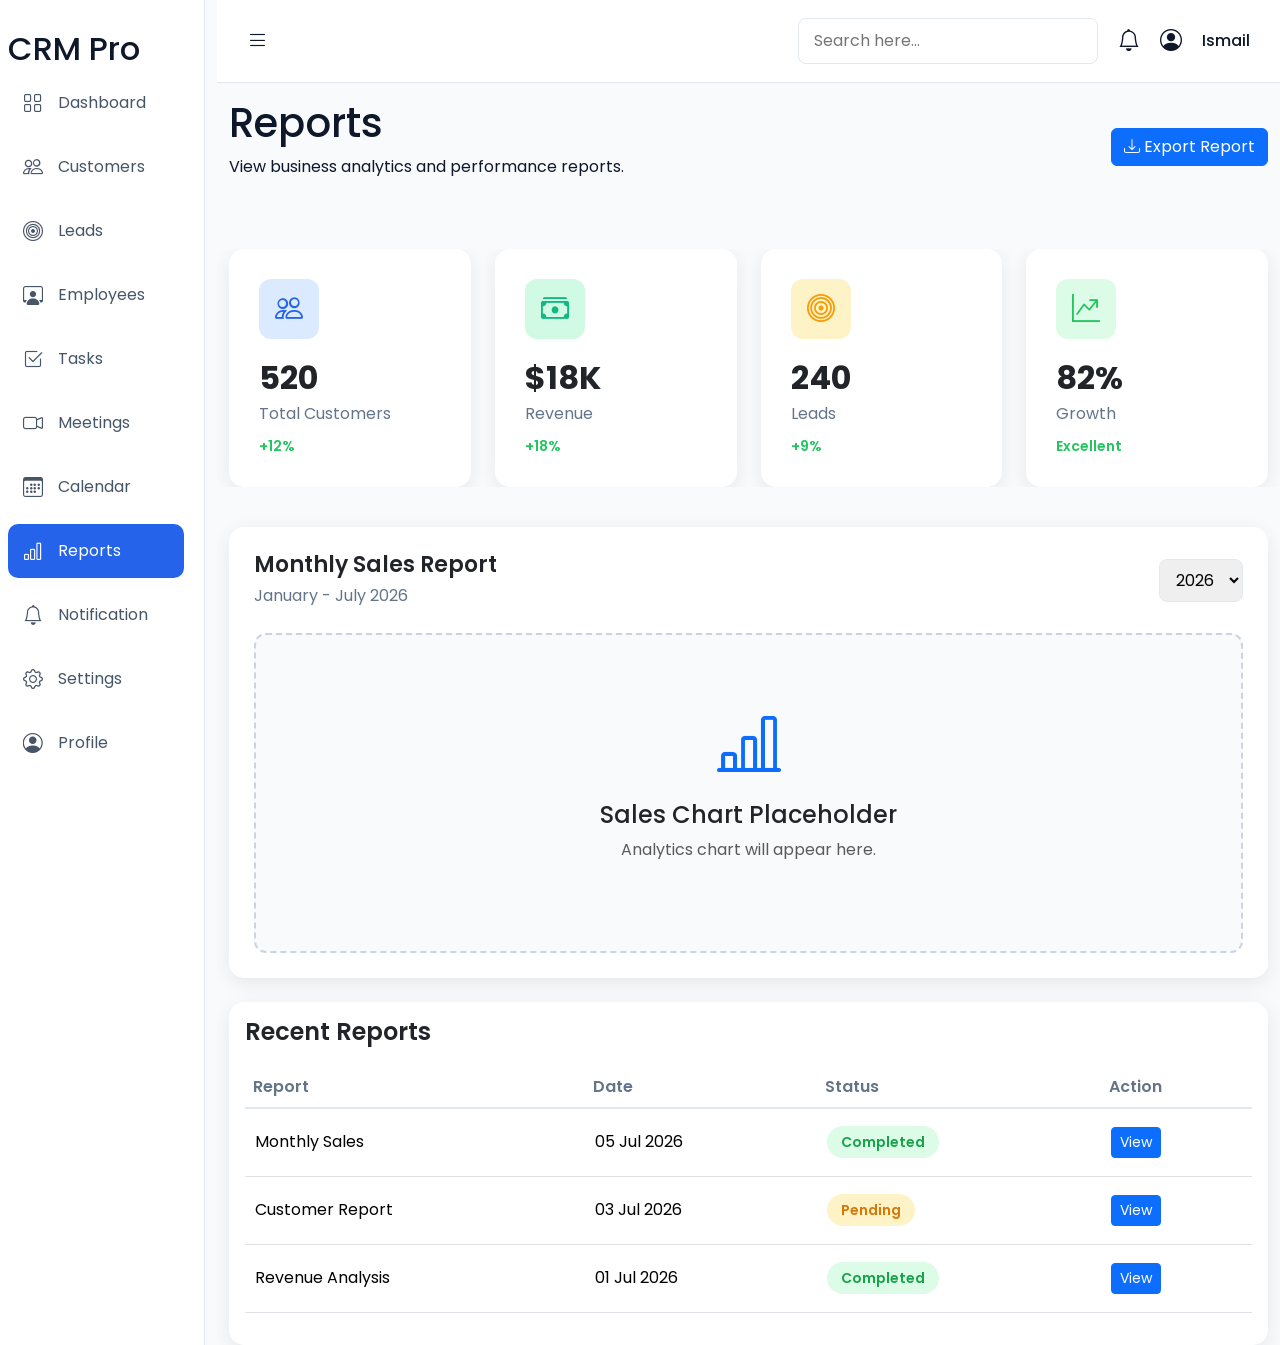
<file: Pages/reports.html>
<!DOCTYPE html>
<html lang="en">

<head>
    <meta charset="UTF-8">
    <meta name="viewport" content="width=device-width, initial-scale=1.0">
    <title>Document</title>

    <!-- Booststrap icon -->
    <link rel="stylesheet" href="https://cdn.jsdelivr.net/npm/bootstrap-icons@1.13.1/font/bootstrap-icons.min.css">

    <!-- Bootstrap -->
    <link rel="stylesheet" href="https://cdn.jsdelivr.net/npm/bootstrap@5.3.8/dist/css/bootstrap.min.css">

    <!-- my css -->
    <link rel="stylesheet" href="../CSS/style.css">


</head>

<body>

    <!-- SliderBar and -->
    <div class="container-fluid">

        <div class="row">

            <div class="col-lg-2 sidebar">

                <div class="side-bar-logo">
                    <h2>CRM Pro</h2>
                </div>

                <!-- sidebar navigation -->
                <ul class="sidebar-navigation">


                    <li>
                        <a href="../index.html">
                            <i class="bi bi-grid "></i>
                            <span>Dashboard</span>
                        </a>

                    </li>

                    <li>
                        <a href="customer.html">
                            <i class="bi bi-people"></i>
                            <span>Customers</span>
                        </a>
                    </li>

                    <li>
                        <a href="leads.html">
                            <i class="bi bi-bullseye"></i>
                            <span>Leads</span>
                        </a>
                    </li>

                    <li>

                        <a href="employee.html">
                            <i class="bi bi-person-workspace"></i>
                            <span>Employees</span>
                        </a>


                    </li>

                    <li>

                        <a href="tasks.html">
                            <i class="bi bi-check2-square"></i>
                            <span>Tasks</span>
                        </a>

                    </li>

                    <li>

                        <a href="meeting.html">
                            <i class="bi bi-camera-video"></i>
                            <span>Meetings</span>
                        </a>

                    </li>

                    <li>
                        <a href="calender.html">
                            <i class="bi bi-calendar3"></i>
                            <span>Calendar</span>
                        </a>
                    </li>

                    <li>

                        </i> <a href="reports.html" class="active">
                            <i class="bi bi-bar-chart"></i>
                            <span>Reports</span>
                        </a>

                    </li>

                    <li>

                        <a href="notification.html">
                            <i class="bi bi-bell"></i>
                            <span>Notification</span>
                        </a>

                    </li>

                    <li>

                        <a href="setting.html">
                            <i class="bi bi-gear"></i>
                            <span>Settings</span>
                        </a>

                    </li>

                    <li>

                        <a href="profile.html">
                            <i class="bi bi-person-circle"></i>
                            <span>Profile</span>
                        </a>

                    </li>

                </ul>


            </div>


            <!-- Main Content -->
            <div class="col-lg-10 main-content">

                <!-- navbar -->
                <nav class="top-navbar">

                    <!-- navbar left -->
                    <div class="navbar-left">
                        <i class="bi bi-list bell-icon"></i>
                    </div>

                    <!-- nav right -->
                    <div class="navbar-right">

                        <!-- Search Box -->
                        <input class="nav-search" type="search" placeholder="Search here...">

                        <!-- notification icon -->
                        <i class="bi bi-bell"></i>

                        <!-- profile -->
                        <i class="bi bi-person-circle"></i>
                        <span class="profile-name">Ismail</span>

                    </div>

                </nav>


                <main>

                    <div class="container">

                        <!-- Header -->
                        <header class="mt-3">

                            <div class="customer-header">

                                <div>
                                    <h1>Reports</h1>
                                    <p>View business analytics and performance reports.</p>
                                </div>

                                <button class="btn btn-primary">
                                    <i class="bi bi-download"></i>
                                    Export Report
                                </button>

                            </div>

                        </header>


                        <!-- Report Cards -->
                        <div class="row mt-4">

                            <div class="col-lg-3 col-md-6 mb-4">

                                <div class="card stats-card">

                                    <div class="card-icon customer-icon">
                                        <i class="bi bi-people"></i>
                                    </div>

                                    <h2 class="stats-number">520</h2>
                                    <p class="stats-title">Total Customers</p>
                                    <span class="stats-growth">+12%</span>

                                </div>

                            </div>

                            <div class="col-lg-3 col-md-6 mb-4">

                                <div class="card stats-card">

                                    <div class="card-icon revenue-icon">
                                        <i class="bi bi-cash-stack"></i>
                                    </div>

                                    <h2 class="stats-number">$18K</h2>
                                    <p class="stats-title">Revenue</p>
                                    <span class="stats-growth">+18%</span>

                                </div>

                            </div>

                            <div class="col-lg-3 col-md-6 mb-4">

                                <div class="card stats-card">

                                    <div class="card-icon leads-icon">
                                        <i class="bi bi-bullseye"></i>
                                    </div>

                                    <h2 class="stats-number">240</h2>
                                    <p class="stats-title">Leads</p>
                                    <span class="stats-growth">+9%</span>

                                </div>

                            </div>

                            <div class="col-lg-3 col-md-6 mb-4">

                                <div class="card stats-card">

                                    <div class="card-icon employee-icon">
                                        <i class="bi bi-graph-up-arrow"></i>
                                    </div>

                                    <h2 class="stats-number">82%</h2>
                                    <p class="stats-title">Growth</p>
                                    <span class="stats-growth">Excellent</span>

                                </div>

                            </div>

                        </div>

                        <!-- Report Chart -->
                        <div class="card chart-card mt-3">

                            <div class="chart-header">

                                <div>
                                    <h3>Monthly Sales Report</h3>
                                    <p>January - July 2026</p>
                                </div>

                                <select>
                                    <option>2026</option>
                                    <option>2025</option>
                                </select>

                            </div>

                            <div class="chart-placeholder">

                                <div class="text-center">

                                    <i class="bi bi-bar-chart-line display-3 text-primary"></i>

                                    <h4 class="mt-3">Sales Chart Placeholder</h4>

                                    <p class="text-muted">
                                        Analytics chart will appear here.
                                    </p>

                                </div>

                            </div>

                        </div>


                        <!-- Recent Reports table -->
                        <div class="card table-card mt-4">

                            <div class="card-body">

                                <div class="table-header">

                                    <h3>Recent Reports</h3>

                                </div>

                                <table class="table align-middle">

                                    <thead>

                                        <tr>
                                            <th>Report</th>
                                            <th>Date</th>
                                            <th>Status</th>
                                            <th>Action</th>
                                        </tr>

                                    </thead>

                                    <tbody>

                                        <tr>

                                            <td>Monthly Sales</td>
                                            <td>05 Jul 2026</td>
                                            <td>
                                                <span class="status active-status">Completed</span>
                                            </td>
                                            <td>
                                                <button class="btn btn-sm btn-primary">
                                                    View
                                                </button>
                                            </td>

                                        </tr>

                                        <tr>

                                            <td>Customer Report</td>
                                            <td>03 Jul 2026</td>
                                            <td>
                                                <span class="status pending-status">Pending</span>
                                            </td>
                                            <td>
                                                <button class="btn btn-sm btn-primary">
                                                    View
                                                </button>
                                            </td>

                                        </tr>

                                        <tr>

                                            <td>Revenue Analysis</td>
                                            <td>01 Jul 2026</td>
                                            <td>
                                                <span class="status active-status">Completed</span>
                                            </td>
                                            <td>
                                                <button class="btn btn-sm btn-primary">
                                                    View
                                                </button>
                                            </td>

                                        </tr>

                                    </tbody>

                                </table>

                            </div>

                        </div>

                    </div>


                </main>








            </div>
        </div>
    </div>





    <!-- Bootstrap js -->
    <script src="https://cdn.jsdelivr.net/npm/bootstrap@5.3.8/dist/js/bootstrap.bundle.min.js"></script>

</body>

</html>
</file>
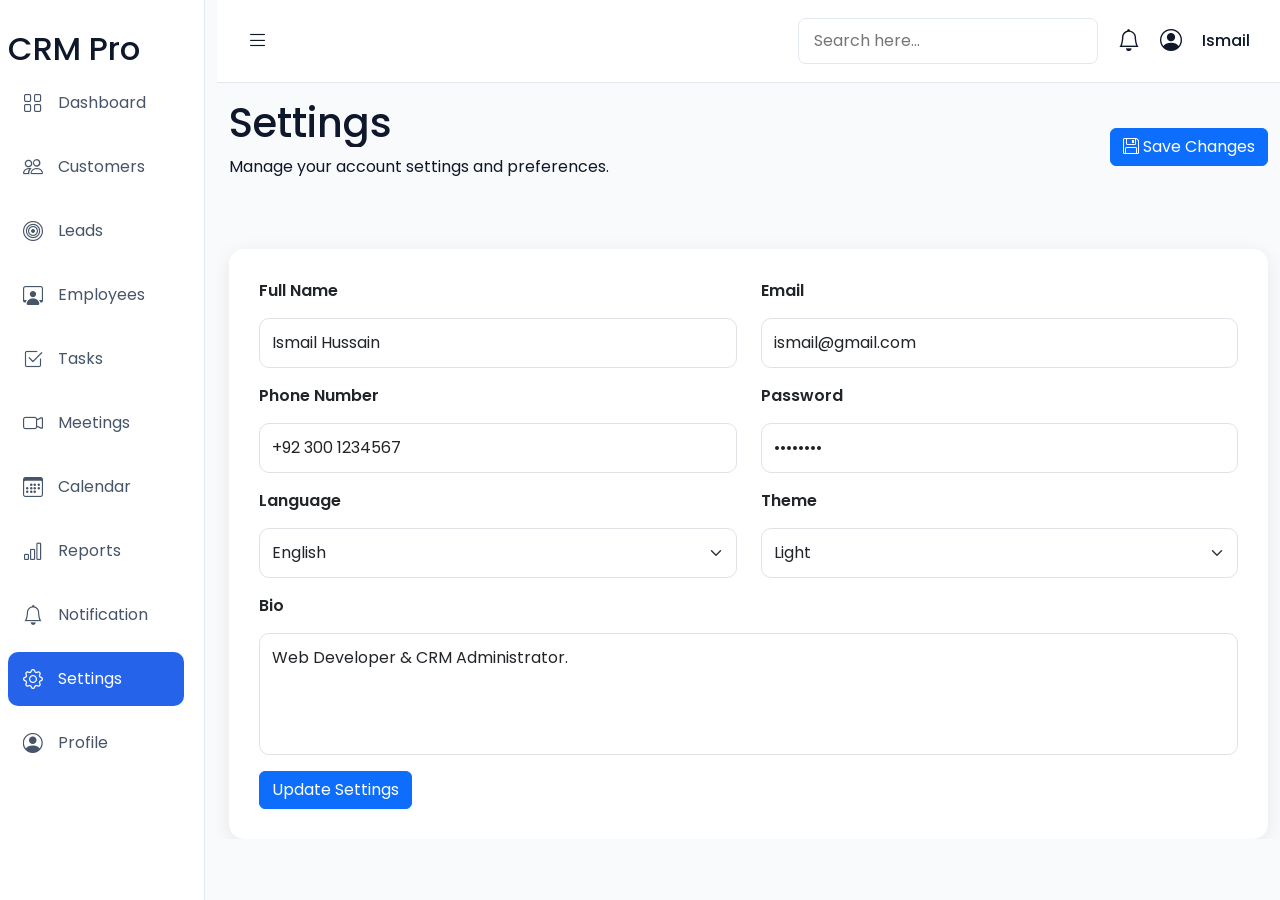
<file: Pages/setting.html>
<!DOCTYPE html>
<html lang="en">

<head>
    <meta charset="UTF-8">
    <meta name="viewport" content="width=device-width, initial-scale=1.0">
    <title>Document</title>

    <!-- Booststrap icon -->
    <link rel="stylesheet" href="https://cdn.jsdelivr.net/npm/bootstrap-icons@1.13.1/font/bootstrap-icons.min.css">

    <!-- Bootstrap -->
    <link rel="stylesheet" href="https://cdn.jsdelivr.net/npm/bootstrap@5.3.8/dist/css/bootstrap.min.css">

    <!-- my css -->
    <link rel="stylesheet" href="../CSS/style.css">


</head>

<body>

    <!-- SliderBar and -->
    <div class="container-fluid">

        <div class="row">

            <div class="col-lg-2 sidebar">

                <div class="side-bar-logo">
                    <h2>CRM Pro</h2>
                </div>

                <!-- sidebar navigation -->
                <ul class="sidebar-navigation">


                    <li>
                        <a href="../index.html">
                            <i class="bi bi-grid "></i>
                            <span>Dashboard</span>
                        </a>

                    </li>

                    <li>
                        <a href="customer.html">
                            <i class="bi bi-people"></i>
                            <span>Customers</span>
                        </a>
                    </li>

                    <li>
                        <a href="leads.html">
                            <i class="bi bi-bullseye"></i>
                            <span>Leads</span>
                        </a>
                    </li>

                    <li>

                        <a href="employee.html">
                            <i class="bi bi-person-workspace"></i>
                            <span>Employees</span>
                        </a>


                    </li>

                    <li>

                        <a href="tasks.html">
                            <i class="bi bi-check2-square"></i>
                            <span>Tasks</span>
                        </a>

                    </li>

                    <li>

                        <a href="meeting.html">
                            <i class="bi bi-camera-video"></i>
                            <span>Meetings</span>
                        </a>

                    </li>

                    <li>
                        <a href="calender.html">
                            <i class="bi bi-calendar3"></i>
                            <span>Calendar</span>
                        </a>
                    </li>

                    <li>

                        </i> <a href="reports.html">
                            <i class="bi bi-bar-chart"></i>
                            <span>Reports</span>
                        </a>

                    </li>

                    <li>

                        <a href="notification.html">
                            <i class="bi bi-bell"></i>
                            <span>Notification</span>
                        </a>

                    </li>

                    <li>

                        <a href="setting.html" class="active">
                            <i class="bi bi-gear"></i>
                            <span>Settings</span>
                        </a>

                    </li>

                    <li>

                        <a href="profile.html">
                            <i class="bi bi-person-circle"></i>
                            <span>Profile</span>
                        </a>

                    </li>

                </ul>


            </div>


            <!-- Main Content -->
            <div class="col-lg-10 main-content">

                <!-- navbar -->
                <nav class="top-navbar">

                    <!-- navbar left -->
                    <div class="navbar-left">
                        <i class="bi bi-list bell-icon"></i>
                    </div>

                    <!-- nav right -->
                    <div class="navbar-right">

                        <!-- Search Box -->
                        <input class="nav-search" type="search" placeholder="Search here...">

                        <!-- notification icon -->
                        <i class="bi bi-bell"></i>

                        <!-- profile -->
                        <i class="bi bi-person-circle"></i>
                        <span class="profile-name">Ismail</span>

                    </div>

                </nav>



                <!-- main -->

                <main>

                    <div class="container">

                        <!-- Header -->
                        <header class="mt-3">

                            <div class="customer-header">

                                <div>
                                    <h1>Settings</h1>
                                    <p>Manage your account settings and preferences.</p>
                                </div>

                                <button class="btn btn-primary">
                                    <i class="bi bi-floppy"></i>
                                    Save Changes
                                </button>

                            </div>

                        </header>

                        <!-- Settings Form -->

                        <div class="card settings-card mt-4">

                            <div class="card-body">

                                <div class="row">

                                    <div class="col-md-6 mb-3">
                                        <label class="form-label">Full Name</label>
                                        <input type="text" class="form-control" value="Ismail Hussain">
                                    </div>

                                    <div class="col-md-6 mb-3">
                                        <label class="form-label">Email</label>
                                        <input type="email" class="form-control" value="ismail@gmail.com">
                                    </div>

                                    <div class="col-md-6 mb-3">
                                        <label class="form-label">Phone Number</label>
                                        <input type="text" class="form-control" value="+92 300 1234567">
                                    </div>

                                    <div class="col-md-6 mb-3">
                                        <label class="form-label">Password</label>
                                        <input type="password" class="form-control" value="12345678">
                                    </div>

                                    <div class="col-md-6 mb-3">
                                        <label class="form-label">Language</label>

                                        <select class="form-select">
                                            <option>English</option>
                                            <option>Urdu</option>
                                        </select>

                                    </div>

                                    <div class="col-md-6 mb-3">
                                        <label class="form-label">Theme</label>

                                        <select class="form-select">
                                            <option>Light</option>
                                            <option>Dark</option>
                                        </select>

                                    </div>

                                    <div class="col-12 mb-3">
                                        <label class="form-label">Bio</label>

                                        <textarea class="form-control"
                                            rows="4">Web Developer & CRM Administrator.</textarea>

                                    </div>

                                    <div class="col-12">

                                        <button class="btn btn-primary">
                                            Update Settings
                                        </button>

                                    </div>

                                </div>

                            </div>

                        </div>

                    </div>



                </main>





            </div>
        </div>
    </div>


    <!-- Bootstrap js -->
    <script src="https://cdn.jsdelivr.net/npm/bootstrap@5.3.8/dist/js/bootstrap.bundle.min.js"></script>

</body>

</html>



</main>




</div>
</div>
</div>
</file>
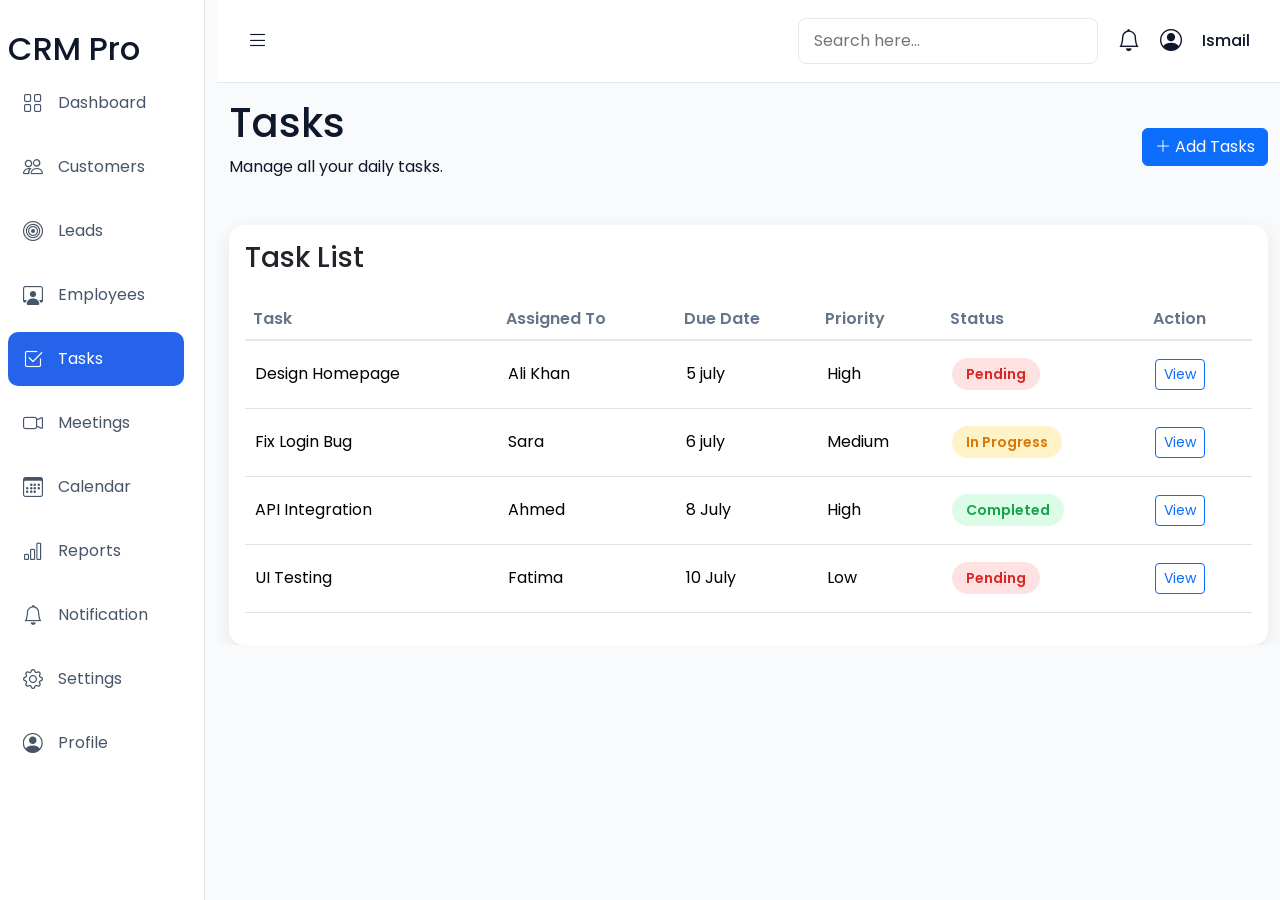
<file: Pages/tasks.html>
<!DOCTYPE html>
<html lang="en">

<head>
    <meta charset="UTF-8">
    <meta name="viewport" content="width=device-width, initial-scale=1.0">
    <title>Document</title>

    <!-- Booststrap icon -->
    <link rel="stylesheet" href="https://cdn.jsdelivr.net/npm/bootstrap-icons@1.13.1/font/bootstrap-icons.min.css">

    <!-- Bootstrap -->
    <link rel="stylesheet" href="https://cdn.jsdelivr.net/npm/bootstrap@5.3.8/dist/css/bootstrap.min.css">

    <!-- my css -->
    <link rel="stylesheet" href="../CSS/style.css">


</head>

<body>

    <!-- SliderBar-->
    <div class="container-fluid">

        <div class="row">

            <div class="col-lg-2 sidebar">

                <div class="side-bar-logo">
                    <h2>CRM Pro</h2>
                </div>

                <!-- sidebar navigation -->
                <ul class="sidebar-navigation">


                    <li>
                        <a href="../index.html">
                            <i class="bi bi-grid "></i>
                            <span>Dashboard</span>
                        </a>

                    </li>

                    <li>
                        <a href="customer.html">
                            <i class="bi bi-people"></i>
                            <span>Customers</span>
                        </a>
                    </li>

                    <li>
                        <a href="leads.html">
                            <i class="bi bi-bullseye"></i>
                            <span>Leads</span>
                        </a>
                    </li>

                    <li>

                        <a href="employee.html">
                            <i class="bi bi-person-workspace"></i>
                            <span>Employees</span>
                        </a>


                    </li>

                    <li>

                        <a href="tasks.html" class="active">
                            <i class="bi bi-check2-square"></i>
                            <span>Tasks</span>
                        </a>

                    </li>

                    <li>

                        <a href="meeting.html">
                            <i class="bi bi-camera-video"></i>
                            <span>Meetings</span>
                        </a>

                    </li>

                    <li>
                        <a href="calender.html">
                            <i class="bi bi-calendar3"></i>
                            <span>Calendar</span>
                        </a>
                    </li>

                    <li>

                        </i> <a href="reports.html">
                            <i class="bi bi-bar-chart"></i>
                            <span>Reports</span>
                        </a>

                    </li>

                    <li>

                        <a href="notification.html">
                            <i class="bi bi-bell"></i>
                            <span>Notification</span>
                        </a>

                    </li>

                    <li>

                        <a href="setting.html">
                            <i class="bi bi-gear"></i>
                            <span>Settings</span>
                        </a>

                    </li>

                    <li>

                        <a href="profile.html">
                            <i class="bi bi-person-circle"></i>
                            <span>Profile</span>
                        </a>

                    </li>

                </ul>


            </div>





            <!-- Main Content -->
            <div class="col-lg-10 main-content">

                <!-- navbar -->
                <nav class="top-navbar">

                    <!-- toggle -->
                    <div class="navbar-left">
                        <i class="bi bi-list bell-icon"></i>
                    </div>


                    <div class="navbar-right">

                        <!-- Search Box -->
                        <input class="nav-search" type="search" placeholder="Search here...">

                        <!-- notification icon -->
                        <i class="bi bi-bell"></i>

                        <!-- profile -->
                        <i class="bi bi-person-circle"></i>
                        <span class="profile-name">Ismail</span>

                    </div>



                </nav>

                <main>

                    <div class="container">
                        <!-- header -->
                        <header class="mt-3 customer-header">

                            <div>

                                <h1>Tasks</h1>
                                <p>Manage all your daily tasks.</p>
                            </div>

                            <button class="btn btn-primary">
                                <i class="bi bi-plus-lg"></i>
                                Add Tasks
                            </button>

                        </header>




                          <!-- Leads Table -->
                        <div class="card table-card mt-4">

                            <div class="card-body">

                                <h3 class="mb-4">Task List</h3>

                                <div>

                                    <table class="table table-hover align-middle">

                                        <thead>

                                            <tr>

                                                <th>Task</th>

                                                <th>Assigned To</th>

                                                <th>Due Date</th>

                                                <th>Priority</th>

                                                <th>Status</th>

                                                <th>Action</th>

                                            </tr>

                                        </thead>

                                        <tbody>

                                            <tr>
                                                <td>Design Homepage</td>

                                                <td>Ali Khan</td>

                                                <td>5 july</td>

                                                <td>High</td>

                                                <td>
                                                    <span class="status high-priority">Pending</span>
                                                </td>
                                                
                                            

                                                



                                                <td>
                                                    <button class="btn btn-sm btn-outline-primary">
                                                        View
                                                    </button>
                                                </td>

                                            </tr>

                                            <tr>
                                                <td>Fix Login Bug</td>

                                                <td>Sara</td>

                                                <td>6 july</td>

                                                <td>Medium</td>

                                                <td>
                                                    <span class="status medium-priority">In Progress</span>
                                                </td>
                                                
                                        

                                                


                                                <td>
                                                    <button class="btn btn-sm btn-outline-primary">
                                                        View
                                                    </button>
                                                </td>

                                            </tr>

                                            <tr>
                                                <td>API Integration</td>

                                                <td>Ahmed</td>

                                                <td>8 July</td>

                                                <td>High</td>

                                                <td>
                                                    <span class="status low-priority">Completed</span>
                                                </td>
                                                
                                            
                                                 <td>
                                                    <button class="btn btn-sm btn-outline-primary">
                                                        View
                                                    </button>
                                                </td>
                                               

                                            </tr>



                                            <tr>
                                                <td>UI Testing</td>

                                                <td>Fatima</td>

                                                <td>10 July</td>

                                                <td>Low</td>

                                                <td>
                                                    <span class="status high-priority">Pending</span>
                                                </td>

                                                
                                               



                                                <td>
                                                    <button class="btn btn-sm btn-outline-primary">
                                                        View
                                                    </button>
                                                </td>

                                            </tr>


                                        </tbody>

                                    </table>

                                </div>

                            </div>

                        </div>




                    </div>
                </main>









            </div>
        </div>




        <!-- Bootstrap js -->
        <script src="https://cdn.jsdelivr.net/npm/bootstrap@5.3.8/dist/js/bootstrap.bundle.min.js"></script>

</body>

</html>
</file>
<file: CSS/style.css>
/* Google Font */
@import url('https://fonts.googleapis.com/css2?family=Poppins:wght@300;400;500;600;700&display=swap');

* {
    margin: 0;
    padding: 0;
    box-sizing: border-box;
    overflow-x: hidden;
}


body {
    font-family: 'Poppins', sans-serif;
    background: #F8FAFC;
    color: #0F172A;
    overflow-x: hidden;
}

.container-fluid {
    padding: 0;
}


/* Side Bar */
.sidebar {
    background: #ffffff;
    min-height: 100vh;
    border-right: 1px solid #E2E8F0;
    padding: 30px 20px;
}

.sidebar-logo h2 {
    font-size: 28px;
    font-weight: 700;
    color: #2563EB;
    margin-bottom: 35px;
}

.sidebar-navigation {
    list-style: none;
    padding-left: 0;
}

.sidebar-navigation li {
    margin-bottom: 10px;
}

.sidebar-navigation a {
    display: flex;
    align-items: center;
    gap: 15px;

    text-decoration: none;
    color: #475569;

    padding: 12px 15px;
    border-radius: 10px;

    transition: .3s;
}

.sidebar-navigation a:hover {
    background: #2563EB;
    color: white;
}

.sidebar-navigation i {
    font-size: 20px;
}

.sidebar-navigation .active{
    background:#2563EB;
    color:white;
}

/* Top Navbar */
.top-navbar{
    display:flex;
    justify-content:space-between;
    align-items:center;
    background:#fff;
    padding:18px 30px;
    border-bottom:1px solid #E2E8F0;
    
}

.navbar-left{
    display:flex;
    align-items:center;
}

.navbar-right{
    display:flex;
    align-items:center;
    gap:20px;
}

.nav-search{
    width:300px;
    padding:10px 15px;
    border:1px solid #E2E8F0;
    border-radius:8px;
    outline:none;
    transition:.3s;
}

.nav-search:focus{
    border-color:#2563EB;
}

.navbar-right i,
.navbar-left i{
    font-size:22px;
    cursor:pointer;
    transition:.3s;
}

.navbar-right i:hover,
.navbar-left i:hover{
    color:#2563EB;
}

.profile-name{
    font-weight:500;
}


/* Main section */

/* cards */
.stats-card{
    padding:30px;
    border:none;
    border-radius:15px;
    box-shadow:0 5px 20px rgba(0,0,0,.08);
    transition:.3s;
    cursor:pointer;
}

.stats-card:hover{
    transform:translateY(-5px);
}

.card-icon{
    width:60px;
    height:60px;
    border-radius:12px;
    display:flex;
    justify-content:center;
    align-items:center;
    font-size:28px;
    margin-bottom:20px;
}

/* icons color */
.customer-icon{
    background:#DBEAFE;
    color:#2563EB;
}

.leads-icon{
    background:#FEF3C7;
    color:#F59E0B;
}

.employee-icon{
    background:#DCFCE7;
    color:#22C55E;
}

.task-icon{
    background:#F3E8FF;
    color:#9333EA;
}

.meeting-icon{
    background:#FEE2E2;
    color:#EF4444;
}

.revenue-icon{
    background:#D1FAE5;
    color:#10B981;
}



.stats-number{
    font-size:32px;
    font-weight:700;
    margin-bottom:5px;
}

.stats-title{
    color:#64748B;
    margin-bottom:10px;
}

.stats-growth{
    color:#22C55E;
    font-weight:600;
    font-size:14px;
}

/* chart card */
.chart-card{
    background:#fff;
    padding:25px;
    border-radius:15px;
    border:none;
    box-shadow:0 5px 20px rgba(0,0,0,.08);
    height:100%;
}

.chart-header{
    display:flex;
    justify-content:space-between;
    align-items:center;
    margin-bottom:25px;
}

.chart-header h3{
    font-size:22px;
    font-weight:600;
    margin-bottom:5px;
}

.chart-header p{
    color:#64748B;
    margin:0;
}

.chart-header select{
    padding:8px 12px;
    border:1px solid #E2E8F0;
    border-radius:8px;
    outline:none;
    cursor:pointer;
}

.chart-placeholder{
    height:320px;
    background:#F8FAFC;
    border:2px dashed #CBD5E1;
    border-radius:12px;

    display: flex;
    align-items: center;
    justify-content: center;
}

/* Meeting card */
.meeting-card{
    background: #fff;
    padding:25px;
    border-radius:15px;
    border:none;
    box-shadow:0 5px 20px rgba(0,0,0,.08);
    height:100%;
}

.meeting-card h3{
    font-size:22px;
    font-weight:600;
    margin-bottom:25px;
}

.meeting-card ul{
    list-style:none;
    padding:0;
    margin:0;
}

.meeting-card li{
    padding:15px;
    margin-bottom:15px;
    background:#F8FAFC;
    border-radius:10px;
    border-left:4px solid #2563EB;
}

.meeting-time{
    display:block;
    color:#2563EB;
    font-weight:600;
    margin-bottom:5px;
}

.meeting-title{
    color:#334155;
}

/* table */

.table-card{
    border:none;
    border-radius:15px; 
    box-shadow:0 5px 20px rgba(0,0,0,.08);
}

.table-header{
    display:flex;
    justify-content:space-between;
    align-items:center;
    margin-bottom:20px;
}

.table-header h3{
    font-size:24px;
    font-weight:600;
    margin:0;
}

.table thead th{
    color:#64748B;
    font-weight:600;
    border-bottom:2px solid #E2E8F0;
}

.table tbody td{
    padding:18px 10px;
    vertical-align:middle;
}

.status{
    padding:6px 14px;
    border-radius:20px;
    font-size:14px;
    font-weight:600;
}

.active-status{
    background:#DCFCE7;
    color:#16A34A;
}

.pending-status{
    background:#FEF3C7;
    color:#D97706;
}

.inactive-status{
    background:#FEE2E2;
    color:#DC2626;
}



/* customer page */
.customer-header{
    display:flex;
    justify-content:space-between;
    align-items:center;
    margin-bottom:30px;
}


.customer-toolbar{
    display:flex;
    gap:15px;
    align-items:center;
    margin-bottom:25px;
}

.customer-search{
    flex:1;
}

.customer-filter{
    width:200px;
}


/* leads page */

/* badges color */
.high-priority{
    background:#FEE2E2;
    color:#DC2626;
}

.medium-priority{
    background:#FEF3C7;
    color:#D97706;
}

.low-priority{
    background:#DCFCE7;
    color:#16A34A;
}

/* calender page css */
/* Calendar */

.table-bordered td,
.table-bordered th{
    height:80px;
    vertical-align:middle;
}

.table-bordered td{
    cursor:pointer;
    transition:.3s;
}

.table-bordered td:hover{
    background:#DBEAFE;
}

.table-bordered th{
    background:#F8FAFC;
}


/* Notification page */

.notification-card{
    display:flex;
    align-items:center;
    gap:20px;

    background:#fff;
    padding:20px;
    margin-bottom:20px;
    border-radius:15px;
    box-shadow:0 5px 20px rgba(0,0,0,.08);
    transition:.3s;
    cursor:pointer;
}

.notification-card:hover{
    transform:translateY(-5px);
}

.notification-icon{
    width:60px;
    height:60px;

    display:flex;
    justify-content:center;
    align-items:center;

    border-radius:12px;
    font-size:24px;
}

.notification-content{
    flex:1;
}

.notification-content h5{
    margin-bottom:5px;
    font-weight:600;
}

.notification-content p{
    margin-bottom:5px;
    color:#64748B;
}

.notification-content small{
    color:#94A3B8;
}




/* Settings */

.settings-card{

    border:none;
    border-radius:15px;
    box-shadow:0 5px 20px rgba(0,0,0,.08);

}

.settings-card .card-body{

    padding:30px;

}

.settings-card label{

    font-weight:600;
    margin-bottom:8px;

}

.settings-card .form-control,
.settings-card .form-select{

    padding:12px;
    border-radius:10px;

}

.settings-card textarea{
    resize:none;
}


/* Profile */

.profile-card{

    border:none;
    border-radius:15px;
    box-shadow:0 5px 20px rgba(0,0,0,.08);

}

.profile-card .card-body{
    padding:40px;
}

.profile-image{
    width:150px;
    height:150px;

    margin:auto;
    border-radius:50%;

    background:#DBEAFE;
    color:#2563EB;

    display:flex;
    justify-content:center;
    align-items:center;

    font-size:80px;
}

.profile-card h3{
    font-weight:700;
}

.profile-card h6{
    color:#2563EB;
    font-weight:600;
}

.profile-card p{
    color:#64748B;
}
</file>
